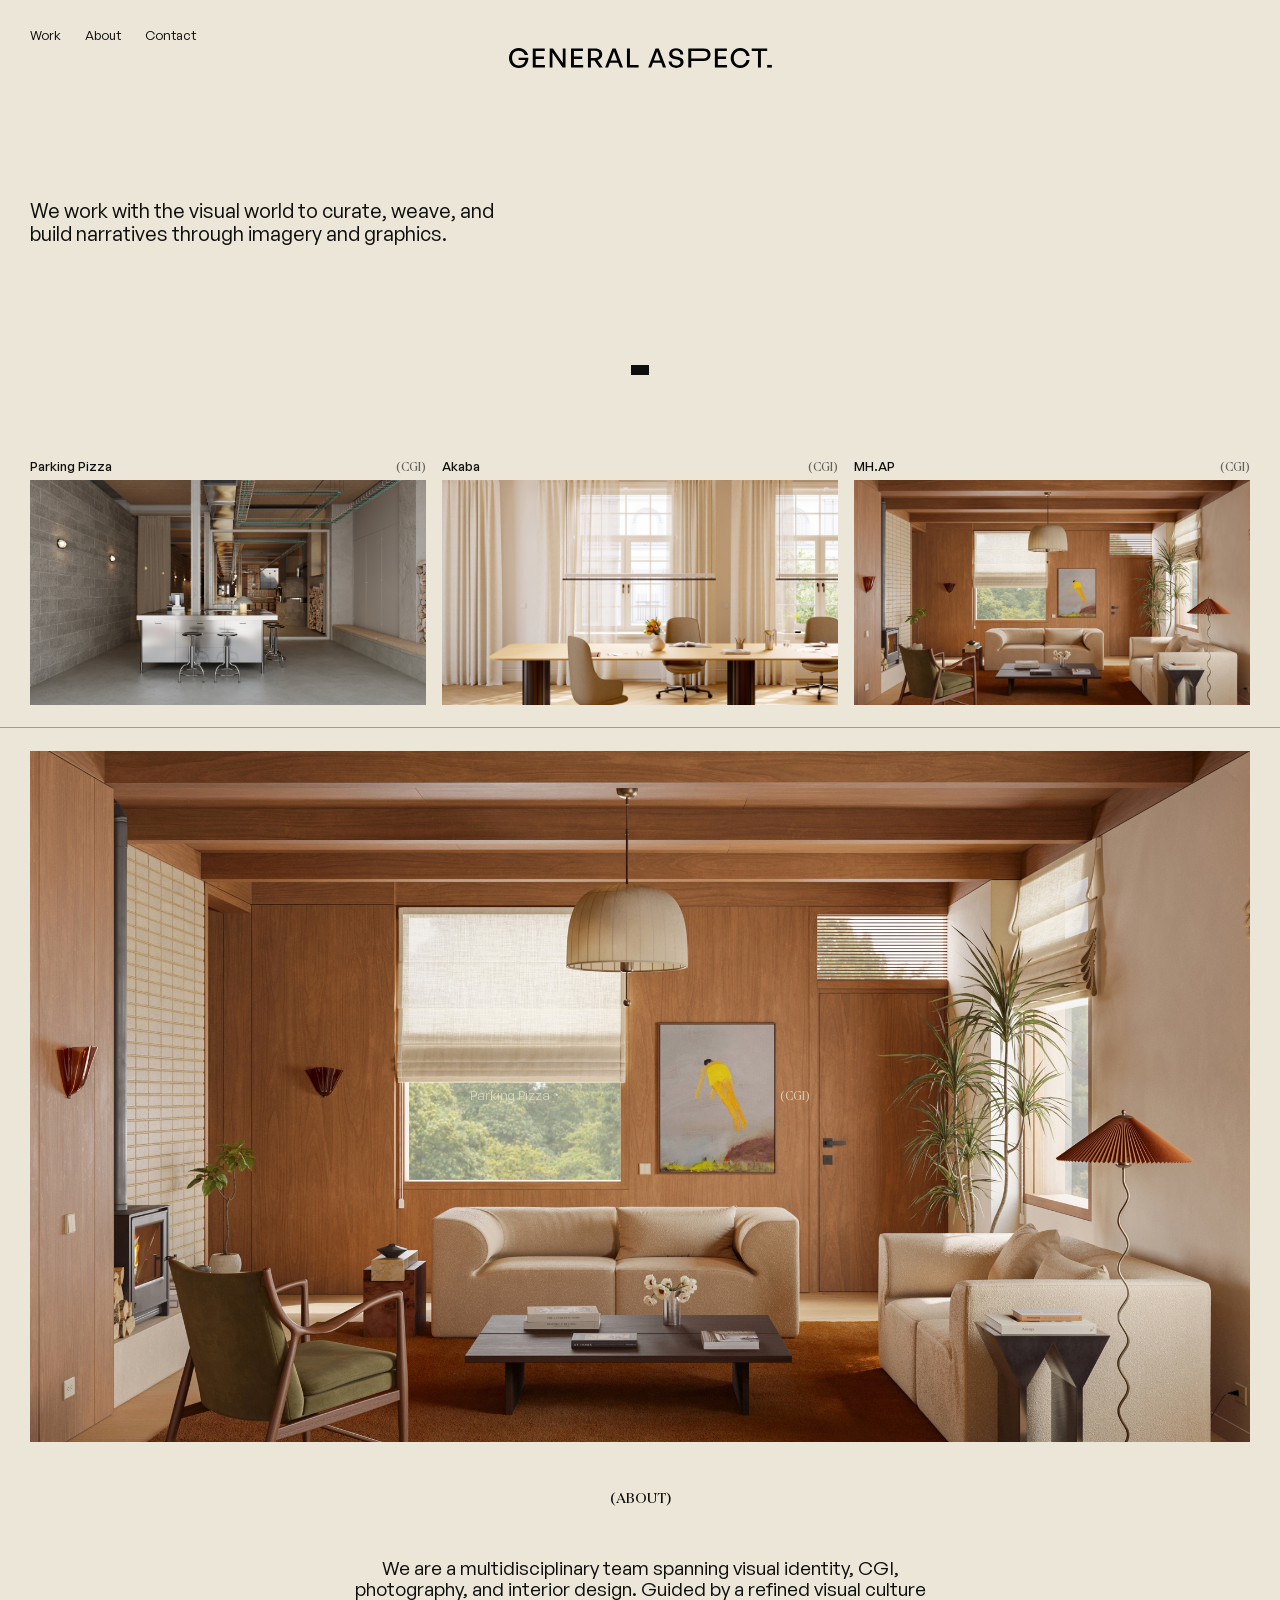
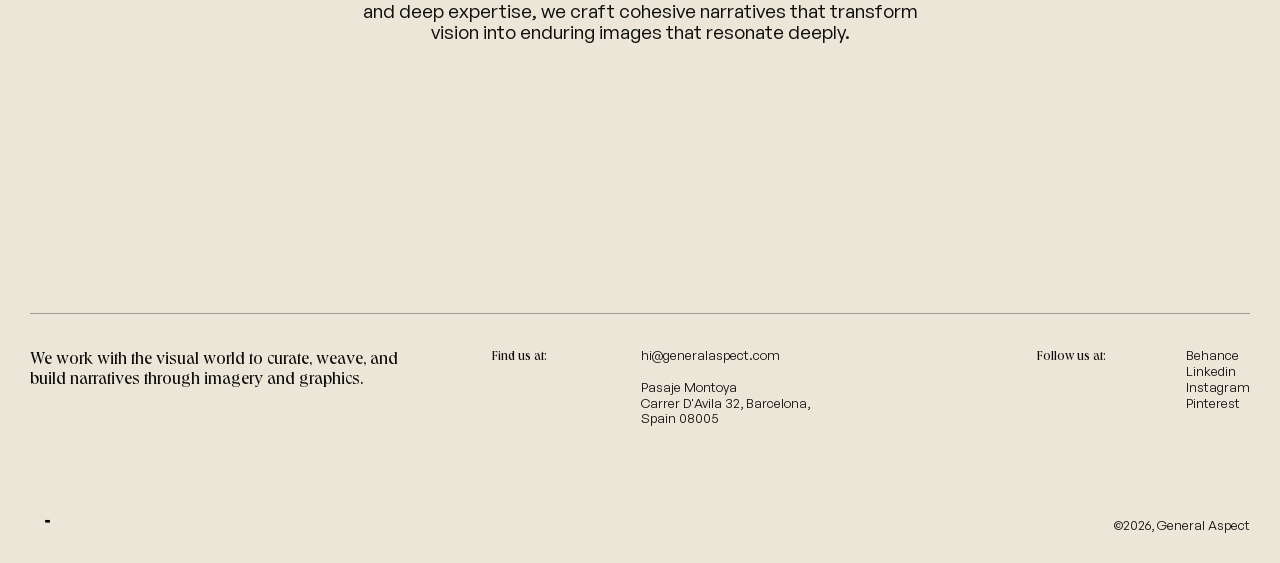
<file: index.html>
<!doctype html>
<html lang="en">
  <head>
    <meta charset="utf-8" />
    <meta name="viewport" content="width=device-width, initial-scale=1" />
    <title>General Aspect</title>
    <meta name="description" content="General Aspect visual identity, CGI, photography and art direction." />
    <link rel="stylesheet" href="assets/css/styles.css" />
  </head>
  <body>
    <div class="custom-cursor" aria-hidden="true"></div>
    <header class="site-header">
      <nav class="site-nav" aria-label="Primary navigation">
        <a href="work.html">Work</a>
        <a href="about.html">About</a>
        <a href="contact.html">Contact</a>
      </nav>
      <a class="logo" href="index.html" aria-label="General Aspect home">
        <img src="assets/images/logo.svg" alt="GENERAL ASPECT." />
      </a>
    </header>

    <main>
      <section class="home-intro" data-reveal>
        <h1>We work with the visual world to curate, weave, and build narratives through imagery and graphics.</h1>
        <span class="center-mark" aria-hidden="true"></span>
      </section>

      <section class="featured-row" aria-label="Featured work" data-reveal>
        <a class="project-tile" href="project-parking-pizza.html">
          <span class="tile-label"><b>Parking Pizza</b><em>(CGI)</em></span>
          <img src="assets/images/parking-hero.jpg" alt="Parking Pizza interior render." />
        </a>
        <a class="project-tile" href="project-akaba.html">
          <span class="tile-label"><b>Akaba</b><em>(CGI)</em></span>
          <img src="assets/images/office-round.jpg" alt="Akaba workspace render." />
        </a>
        <a class="project-tile" href="project-mhap.html">
          <span class="tile-label"><b>MH.AP</b><em>(CGI)</em></span>
          <img src="assets/images/hero-lounge.jpg" alt="MH.AP lounge render." />
        </a>
      </section>

      <section class="home-hero" data-reveal>
        <a class="image-link" href="project-parking-pizza.html">
          <img src="assets/images/parking-lounge.jpg" alt="Warm living room with timber wall and cream seating." />
          <span class="image-overlay"><b>Parking Pizza</b><em>(CGI)</em></span>
        </a>
      </section>

      <section class="about-teaser" data-reveal>
        <a href="about.html">(ABOUT)</a>
        <p>
          We are a multidisciplinary team spanning visual identity, CGI, photography, and interior design.
          Guided by a refined visual culture and deep expertise, we craft cohesive narratives that transform
          vision into enduring images that resonate deeply.
        </p>
      </section>
    </main>

    <footer class="site-footer">
      <div>
        <p>We work with the visual world to curate, weave, and build narratives through imagery and graphics.</p>
      </div>
      <div class="footer-contact">
        <span>Find us at:</span>
        <p>
          <a href="mailto:hi@generalaspect.com">hi@generalaspect.com</a><br /><br />
          Pasaje Montoya<br />
          Carrer D'Avila 32, Barcelona,<br />
          Spain 08005
        </p>
      </div>
      <div class="footer-social">
        <span>Follow us at:</span>
        <p>
          <a href="#">Behance</a><br />
          <a href="#">Linkedin</a><br />
          <a href="#">Instagram</a><br />
          <a href="#">Pinterest</a>
        </p>
      </div>
      <img class="footer-mark" src="assets/images/cursor.svg" alt="" aria-hidden="true" />
      <small>©2026, General Aspect</small>
    </footer>

    <script src="assets/js/main.js?v=4"></script>
  </body>
</html>
</file>
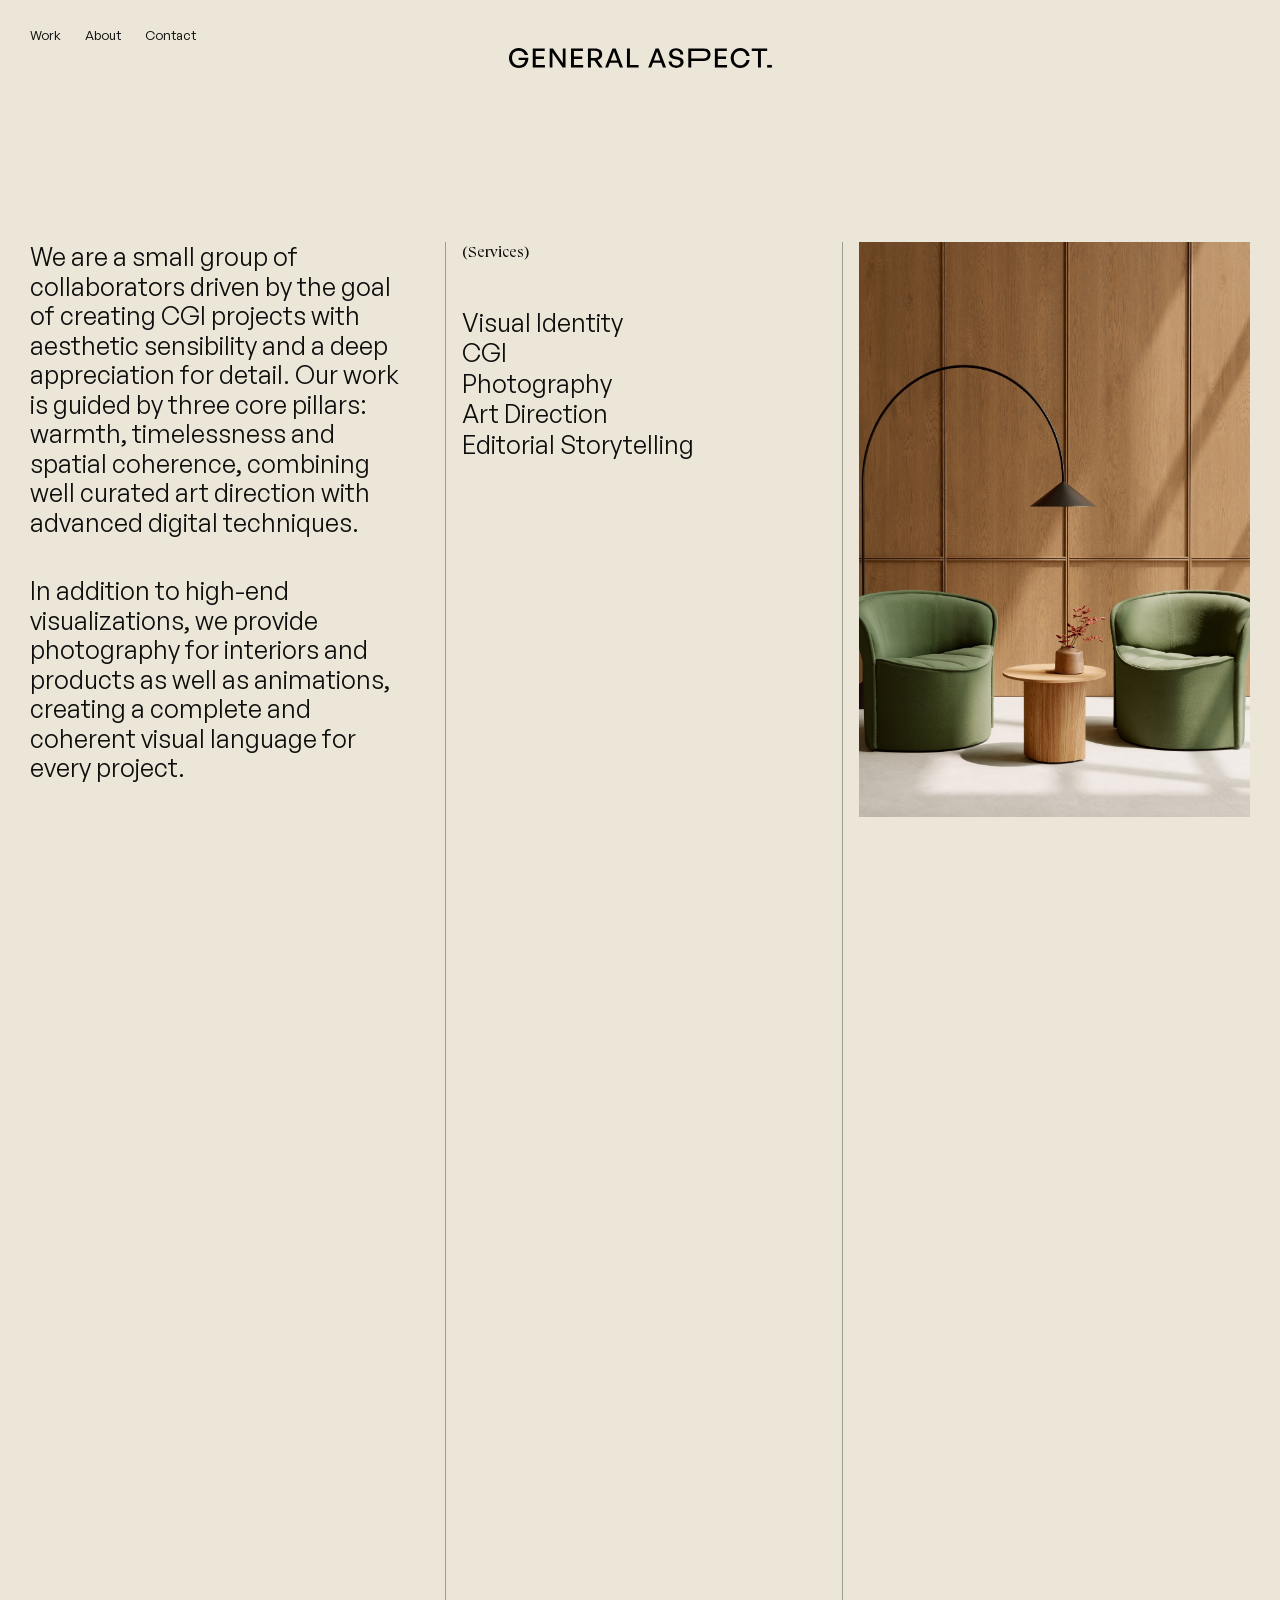
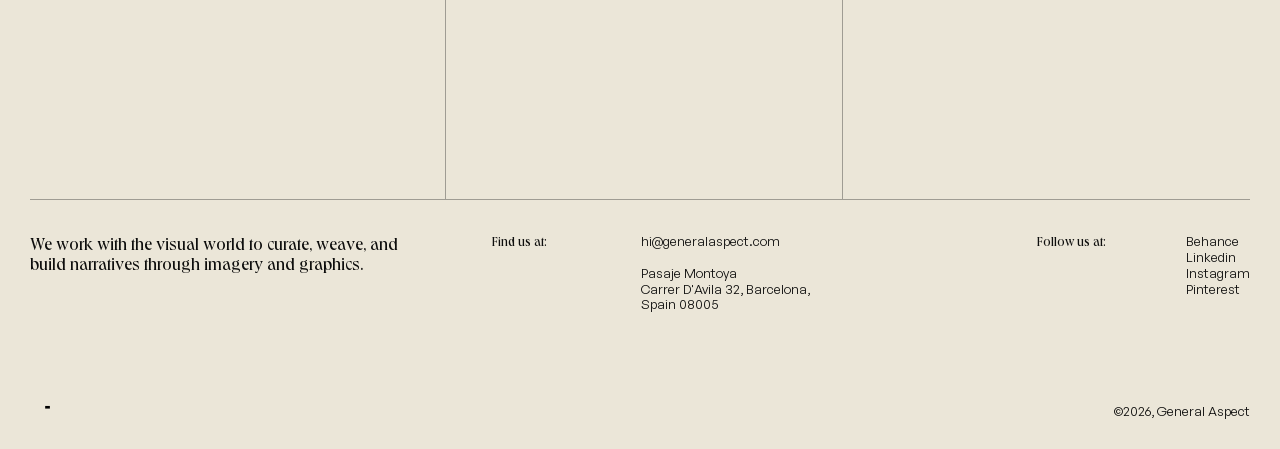
<file: about.html>
<!doctype html>
<html lang="en">
  <head>
    <meta charset="utf-8" />
    <meta name="viewport" content="width=device-width, initial-scale=1" />
    <title>About / General Aspect</title>
    <link rel="stylesheet" href="assets/css/styles.css" />
  </head>
  <body>
    <div class="custom-cursor" aria-hidden="true"></div>
    <header class="site-header">
      <nav class="site-nav" aria-label="Primary navigation">
        <a href="work.html">Work</a>
        <a href="about.html">About</a>
        <a href="contact.html">Contact</a>
      </nav>
      <a class="logo" href="index.html" aria-label="General Aspect home">
        <img src="assets/images/logo.svg" alt="GENERAL ASPECT." />
      </a>
    </header>

    <main>
      <section class="about-page" data-reveal>
        <div class="about-copy">
          <p>
            We are a small group of collaborators driven by the goal of creating CGI projects with aesthetic
            sensibility and a deep appreciation for detail. Our work is guided by three core pillars: warmth,
            timelessness and spatial coherence, combining well curated art direction with advanced digital
            techniques.
          </p>
          <p>
            In addition to high-end visualizations, we provide photography for interiors and products as well as
            animations, creating a complete and coherent visual language for every project.
          </p>
        </div>
        <div class="services">
          <span>(Services)</span>
          <p>Visual Identity<br />CGI<br />Photography<br />Art Direction<br />Editorial Storytelling</p>
        </div>
        <img src="assets/images/portrait-corner.jpg" alt="Akaba interior seen through a doorway." />
      </section>
    </main>

    <footer class="site-footer">
      <div><p>We work with the visual world to curate, weave, and build narratives through imagery and graphics.</p></div>
      <div class="footer-contact"><span>Find us at:</span><p><a href="mailto:hi@generalaspect.com">hi@generalaspect.com</a><br /><br />Pasaje Montoya<br />Carrer D'Avila 32, Barcelona,<br />Spain 08005</p></div>
      <div class="footer-social"><span>Follow us at:</span><p><a href="#">Behance</a><br /><a href="#">Linkedin</a><br /><a href="#">Instagram</a><br /><a href="#">Pinterest</a></p></div>
      <img class="footer-mark" src="assets/images/cursor.svg" alt="" aria-hidden="true" />
      <small>©2026, General Aspect</small>
    </footer>

    <script src="assets/js/main.js?v=4"></script>
  </body>
</html>
</file>
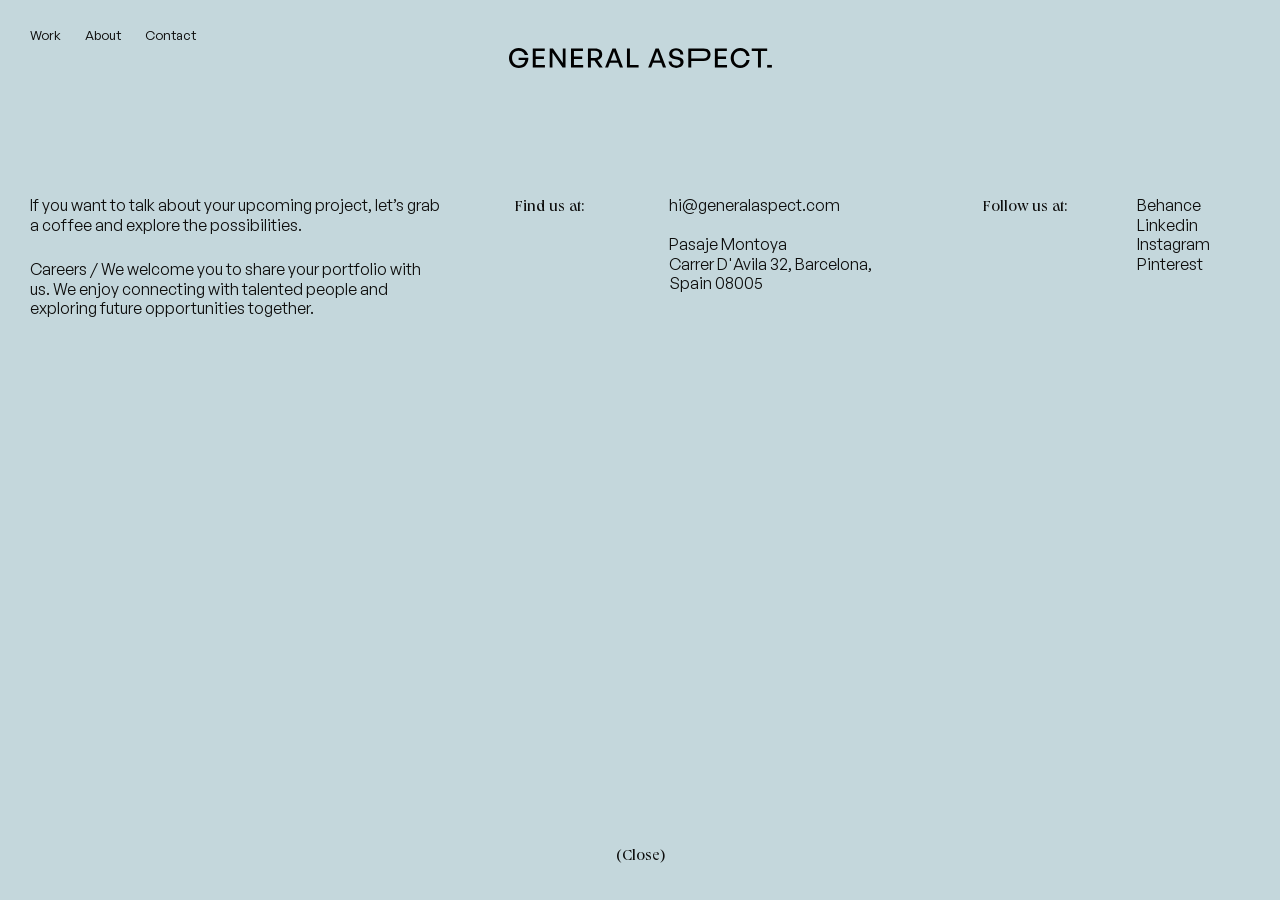
<file: contact.html>
<!doctype html>
<html lang="en">
  <head>
    <meta charset="utf-8" />
    <meta name="viewport" content="width=device-width, initial-scale=1" />
    <title>Contact / General Aspect</title>
    <link rel="stylesheet" href="assets/css/styles.css" />
  </head>
  <body class="contact-body">
    <div class="custom-cursor" aria-hidden="true"></div>
    <header class="site-header contact-header">
      <nav class="site-nav" aria-label="Primary navigation">
        <a href="work.html">Work</a>
        <a href="about.html">About</a>
        <a href="contact.html">Contact</a>
      </nav>
      <a class="logo" href="index.html" aria-label="General Aspect home">
        <img src="assets/images/logo.svg" alt="GENERAL ASPECT." />
      </a>
    </header>

    <main>
      <section class="contact-page" data-reveal>
        <div>
          <p>If you want to talk about your upcoming project, let’s grab a coffee and explore the possibilities.</p>
          <p>
            Careers / We welcome you to share your portfolio with us. We enjoy connecting with talented people and
            exploring future opportunities together.
          </p>
        </div>
        <div>
          <span>Find us at:</span>
          <p><a href="mailto:hi@generalaspect.com">hi@generalaspect.com</a><br /><br />Pasaje Montoya<br />Carrer D'Avila 32, Barcelona,<br />Spain 08005</p>
        </div>
        <div>
          <span>Follow us at:</span>
          <p><a href="#">Behance</a><br /><a href="#">Linkedin</a><br /><a href="#">Instagram</a><br /><a href="#">Pinterest</a></p>
        </div>
      </section>
      <a class="close-link" href="index.html">(Close)</a>
    </main>

    <script src="assets/js/main.js?v=4"></script>
  </body>
</html>
</file>
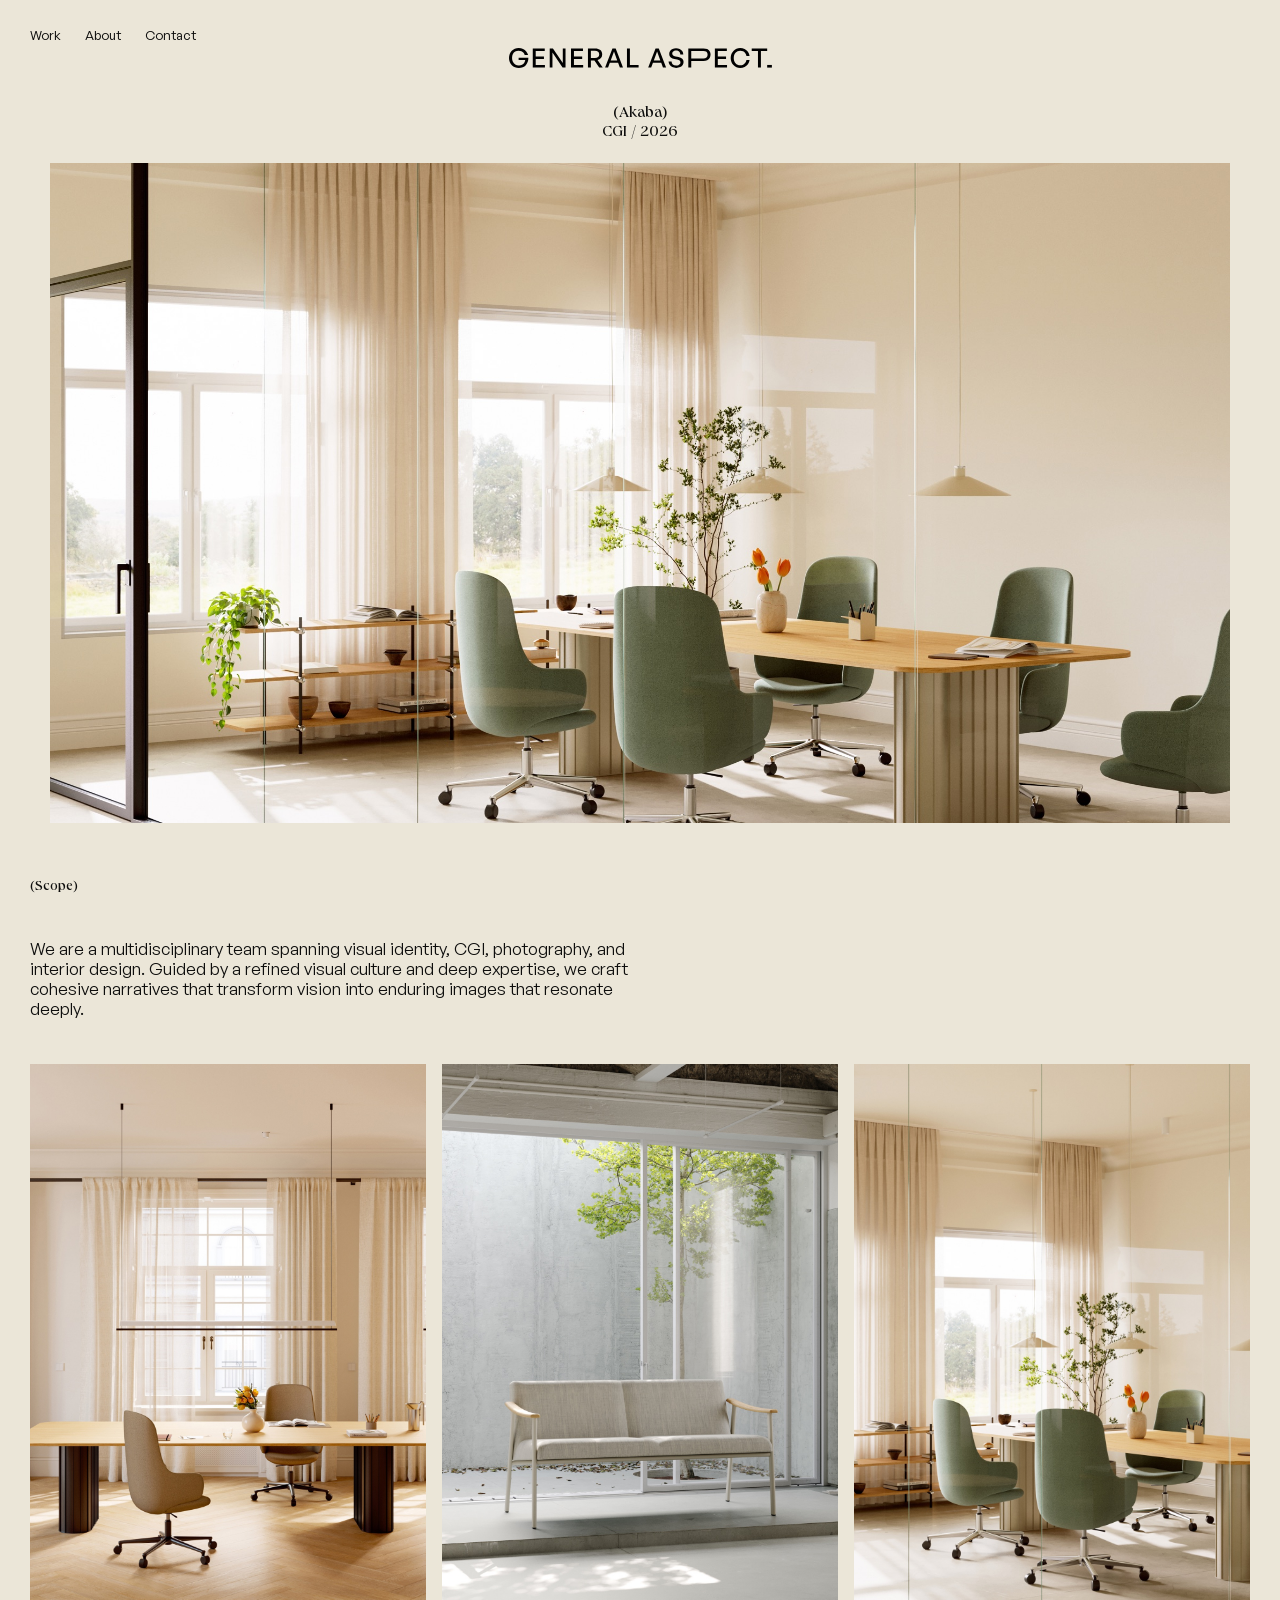
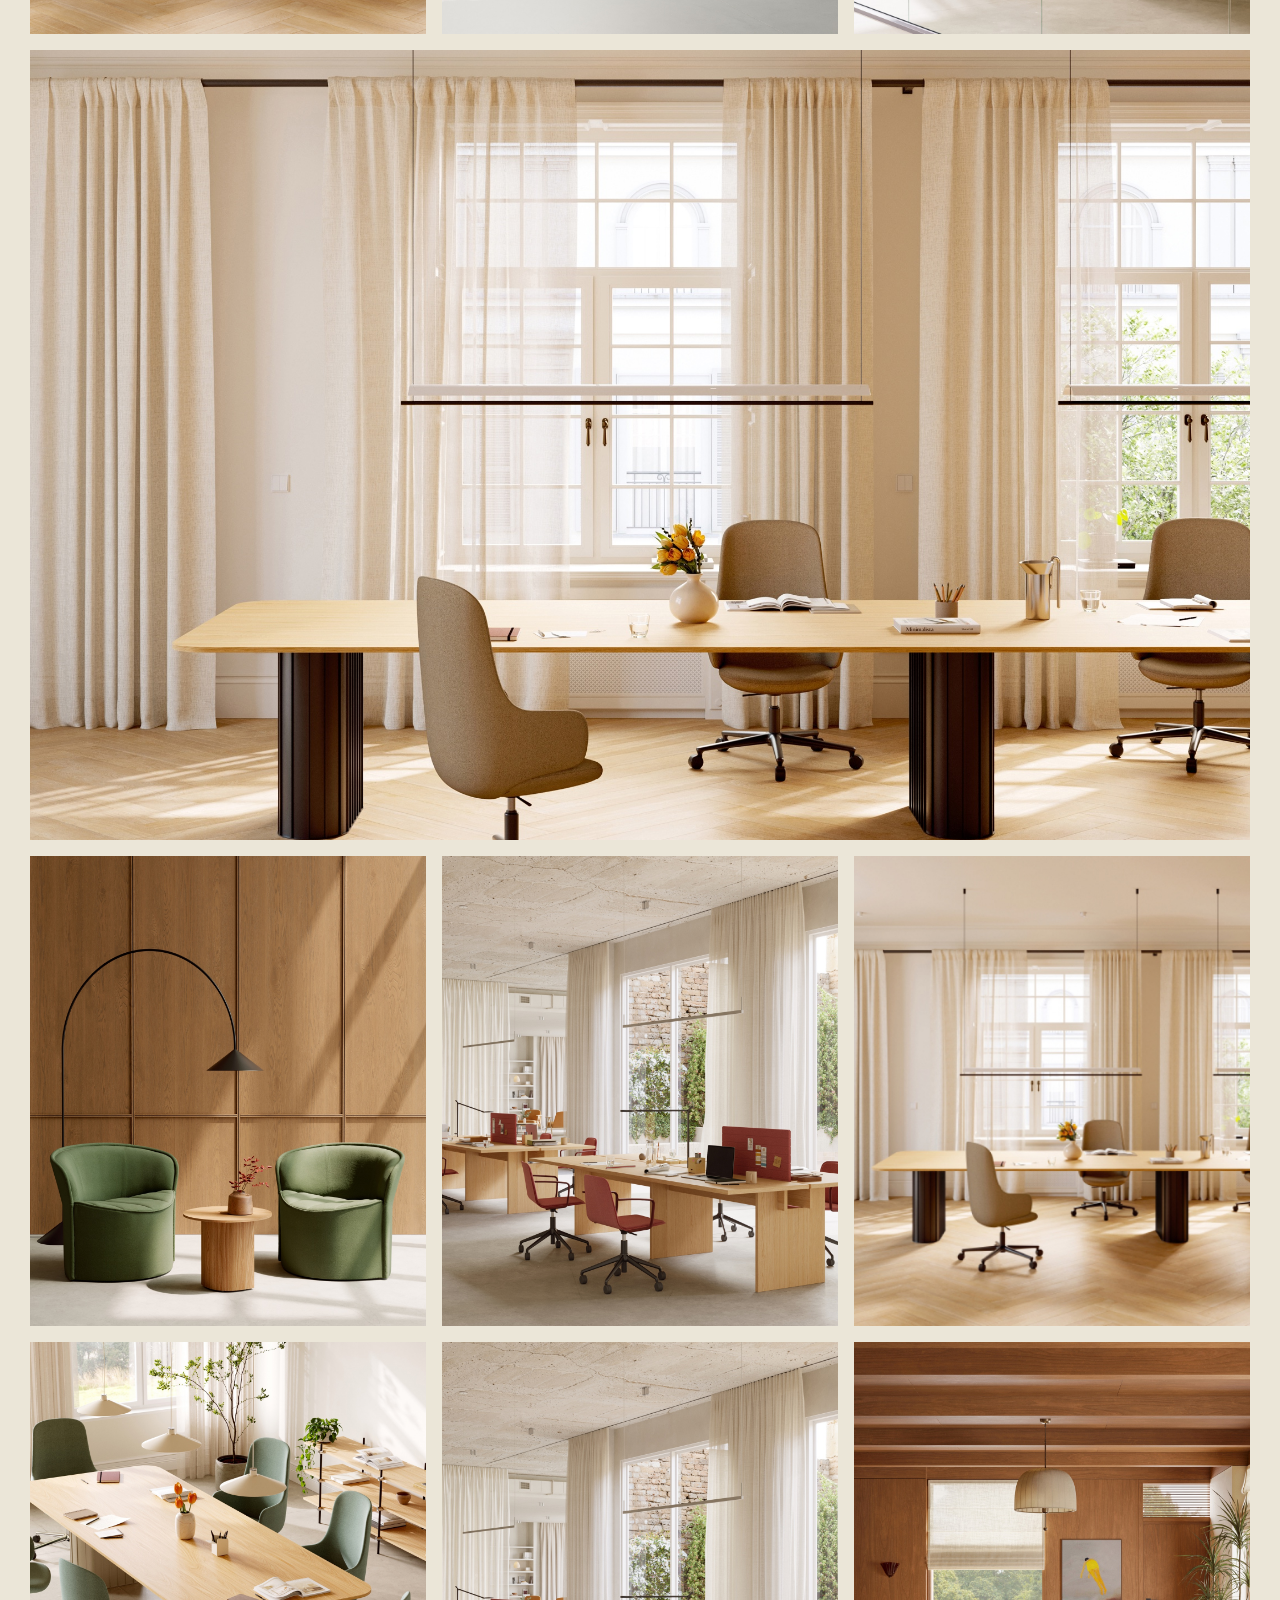
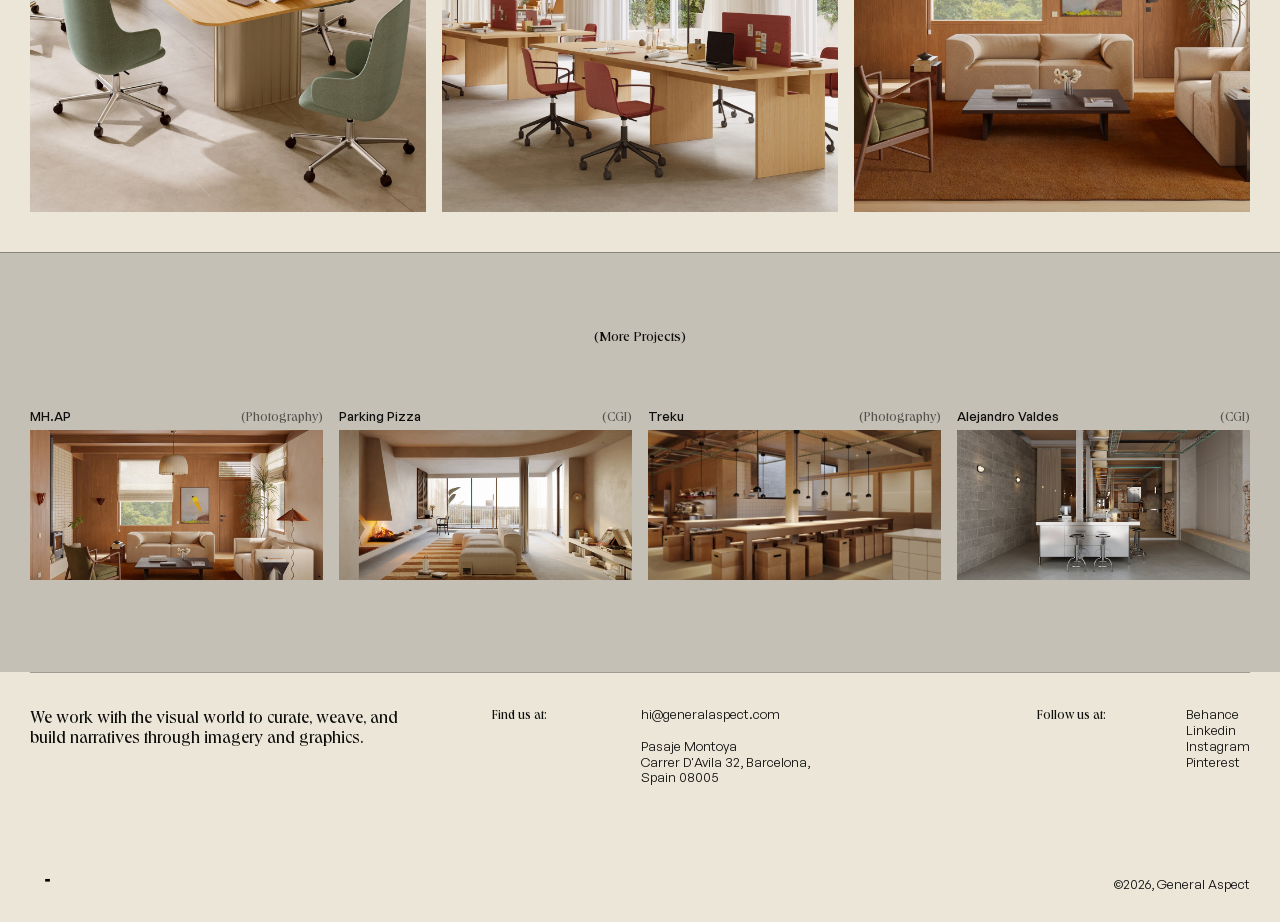
<file: project-akaba.html>
<!doctype html>
<html lang="en">
  <head>
    <meta charset="utf-8" />
    <meta name="viewport" content="width=device-width, initial-scale=1" />
    <title>Akaba / General Aspect</title>
    <link rel="stylesheet" href="assets/css/styles.css" />
  </head>
  <body>
    <div class="custom-cursor" aria-hidden="true"></div>
    <header class="site-header">
      <nav class="site-nav" aria-label="Primary navigation">
        <a href="work.html">Work</a>
        <a href="about.html">About</a>
        <a href="contact.html">Contact</a>
      </nav>
      <a class="logo" href="index.html" aria-label="General Aspect home">
        <img src="assets/images/logo.svg" alt="GENERAL ASPECT." />
      </a>
    </header>

    <main>
      <section class="project-head" data-reveal>
        <h1>(Akaba)<br />CGI / 2026</h1>
        <img src="assets/images/workspace-long.jpg" alt="Akaba workspace with green chairs." />
      </section>

      <section class="scope" data-reveal>
        <span>(Scope)</span>
        <p>
          We are a multidisciplinary team spanning visual identity, CGI, photography, and interior design. Guided by a
          refined visual culture and deep expertise, we craft cohesive narratives that transform vision into enduring
          images that resonate deeply.
        </p>
      </section>

      <section class="project-gallery akaba-gallery" data-reveal>
        <img src="assets/images/office-round.jpg" alt="Desk by window." />
        <img src="assets/images/soft-room.jpg" alt="Green lounge chairs." />
        <img src="assets/images/workspace-long.jpg" alt="Workspace detail." />
        <img class="wide" src="assets/images/akaba-main.jpg" alt="Large Akaba workspace." />
        <img src="assets/images/portrait-corner.jpg" alt="Interior doorway." />
        <img src="assets/images/treku-office.jpg" alt="Meeting room." />
        <img src="assets/images/square-detail.jpg" alt="Green chair and side table." />
        <img src="assets/images/meeting-green.jpg" alt="Desk detail." />
        <img src="assets/images/studio-wide.jpg" alt="Chair and small table." />
        <img src="assets/images/hero-lounge.jpg" alt="Shelf detail." />
      </section>

      <section class="more-projects" data-reveal>
        <p><a href="work.html">(More Projects)</a></p>
        <div class="more-grid">
          <a href="project-mhap.html"><span class="tile-label"><b>MH.AP</b><em>(Photography)</em></span><img src="assets/images/hero-lounge.jpg" alt="MH.AP project." /></a>
          <a href="project-parking-pizza.html"><span class="tile-label"><b>Parking Pizza</b><em>(CGI)</em></span><img src="assets/images/parking-wide.jpg" alt="Parking Pizza project." /></a>
          <a href="project-treku.html"><span class="tile-label"><b>Treku</b><em>(Photography)</em></span><img src="assets/images/warm-bar.jpg" alt="Treku project." /></a>
          <a href="project-alejandro-valdes.html"><span class="tile-label"><b>Alejandro Valdes</b><em>(CGI)</em></span><img src="assets/images/concrete-studio.jpg" alt="Alejandro Valdes project." /></a>
        </div>
      </section>
    </main>

    <footer class="site-footer">
      <div><p>We work with the visual world to curate, weave, and build narratives through imagery and graphics.</p></div>
      <div class="footer-contact"><span>Find us at:</span><p><a href="mailto:hi@generalaspect.com">hi@generalaspect.com</a><br /><br />Pasaje Montoya<br />Carrer D'Avila 32, Barcelona,<br />Spain 08005</p></div>
      <div class="footer-social"><span>Follow us at:</span><p><a href="#">Behance</a><br /><a href="#">Linkedin</a><br /><a href="#">Instagram</a><br /><a href="#">Pinterest</a></p></div>
      <img class="footer-mark" src="assets/images/cursor.svg" alt="" aria-hidden="true" />
      <small>©2026, General Aspect</small>
    </footer>

    <script src="assets/js/main.js?v=4"></script>
  </body>
</html>
</file>
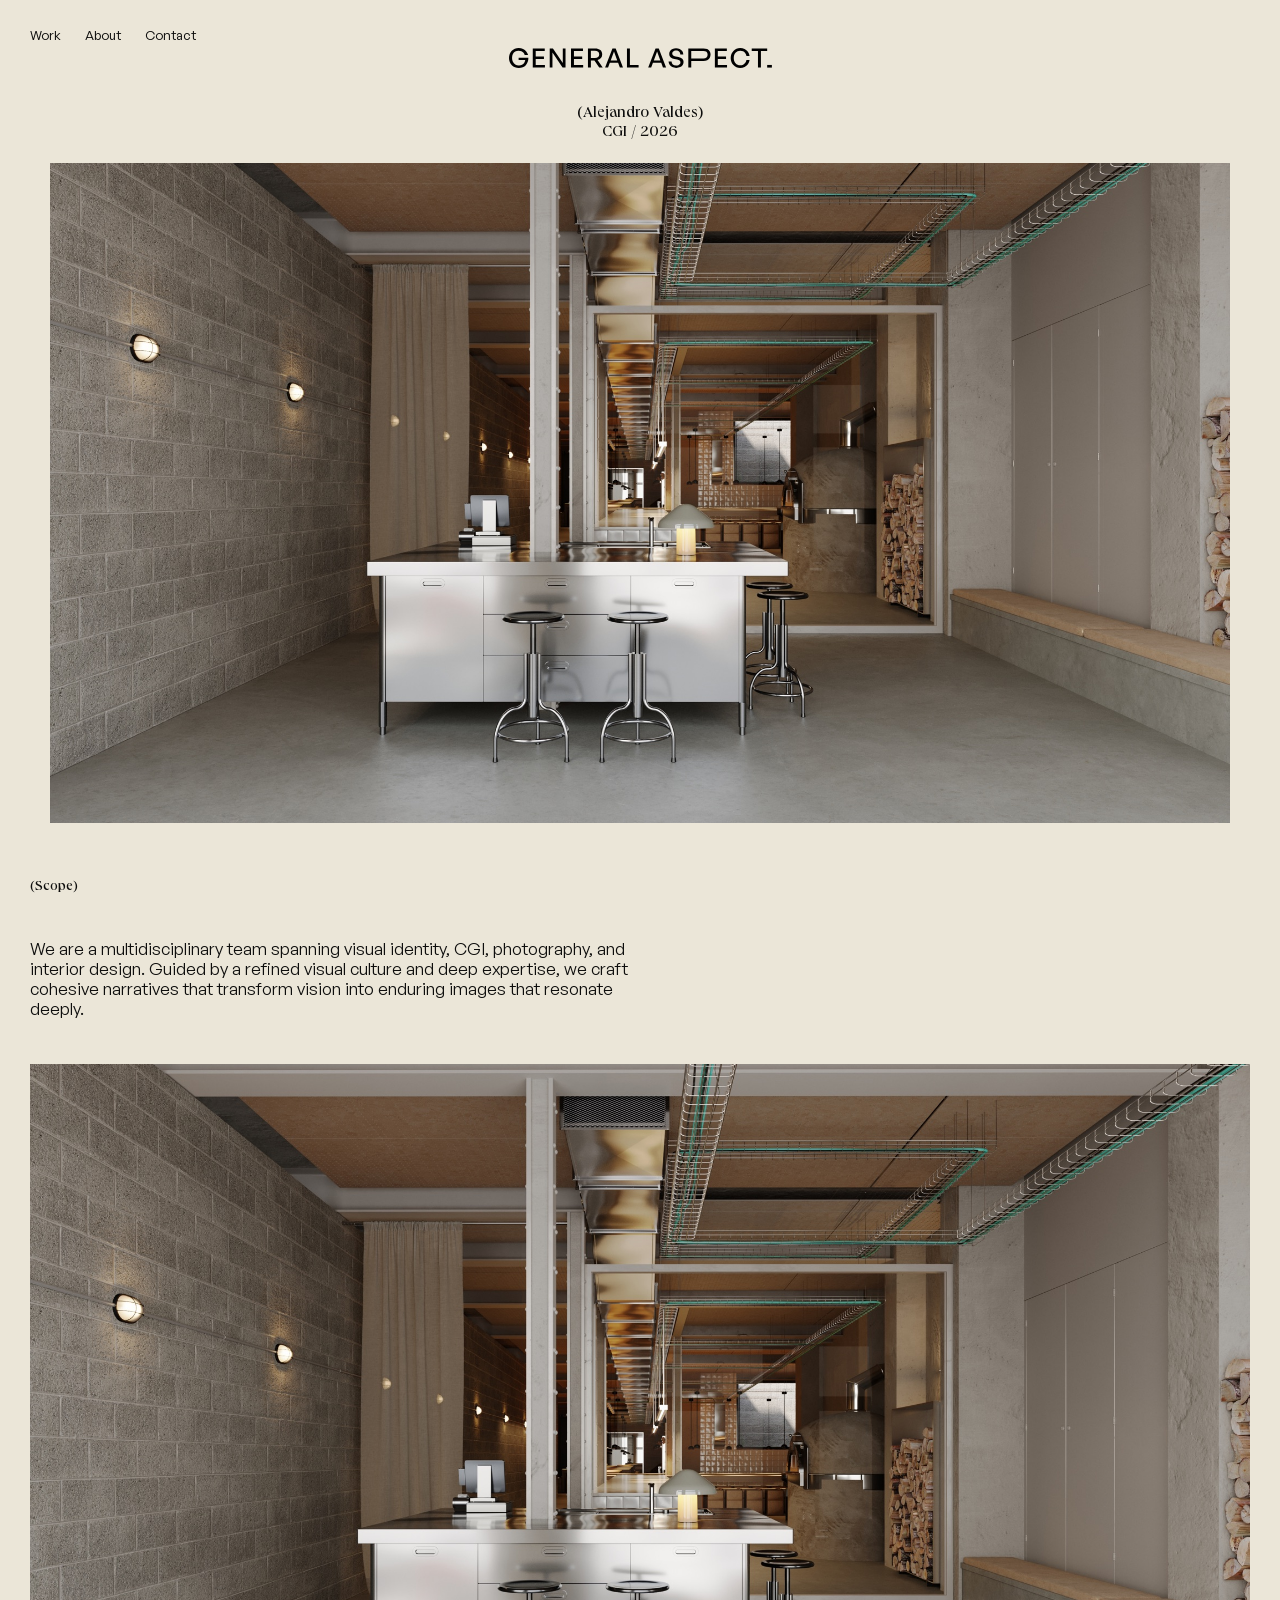
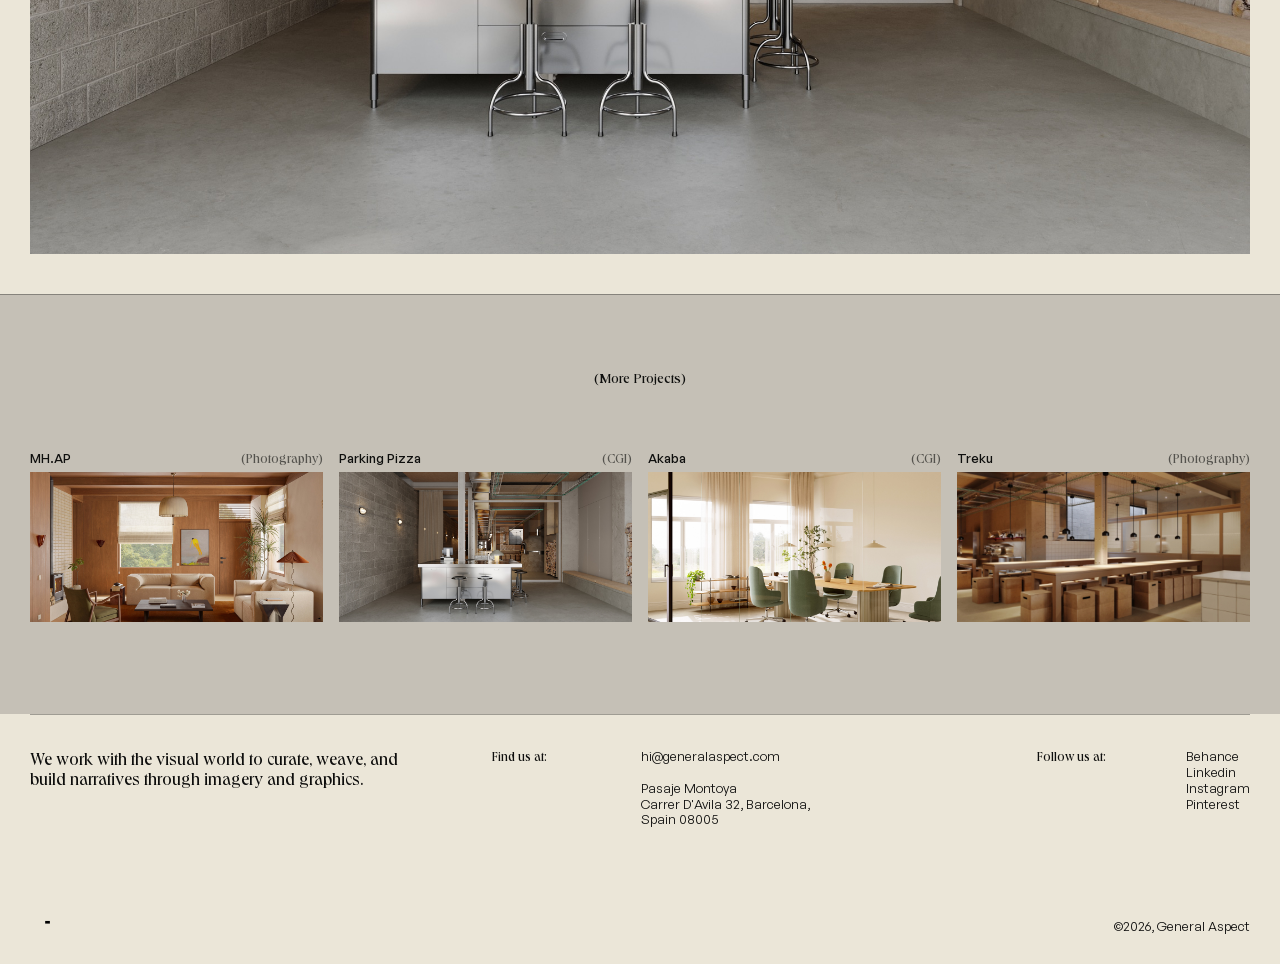
<file: project-alejandro-valdes.html>
<!doctype html>
<html lang="en">
  <head>
    <meta charset="utf-8" />
    <meta name="viewport" content="width=device-width, initial-scale=1" />
    <title>Alejandro Valdes / General Aspect</title>
    <link rel="stylesheet" href="assets/css/styles.css" />
  </head>
  <body>
    <div class="custom-cursor" aria-hidden="true"></div>
    <header class="site-header">
      <nav class="site-nav" aria-label="Primary navigation">
        <a href="work.html">Work</a>
        <a href="about.html">About</a>
        <a href="contact.html">Contact</a>
      </nav>
      <a class="logo" href="index.html" aria-label="General Aspect home">
        <img src="assets/images/logo.svg" alt="GENERAL ASPECT." />
      </a>
    </header>

    <main>
      <section class="project-head" data-reveal>
        <h1>(Alejandro Valdes)<br />CGI / 2026</h1>
        <img src="assets/images/concrete-studio.jpg" alt="Alejandro Valdes seating render." />
      </section>

      <section class="scope" data-reveal>
        <span>(Scope)</span>
        <p>
          We are a multidisciplinary team spanning visual identity, CGI, photography, and interior design. Guided by a
          refined visual culture and deep expertise, we craft cohesive narratives that transform vision into enduring
          images that resonate deeply.
        </p>
      </section>

      <section class="project-gallery parking-gallery" data-reveal>
        <img class="wide" src="assets/images/concrete-studio.jpg" alt="Alejandro Valdes studio detail." />
      </section>

      <section class="more-projects" data-reveal>
        <p><a href="work.html">(More Projects)</a></p>
        <div class="more-grid">
          <a href="project-mhap.html"><span class="tile-label"><b>MH.AP</b><em>(Photography)</em></span><img src="assets/images/hero-lounge.jpg" alt="MH.AP project." /></a>
          <a href="project-parking-pizza.html"><span class="tile-label"><b>Parking Pizza</b><em>(CGI)</em></span><img src="assets/images/parking-hero.jpg" alt="Parking Pizza project." /></a>
          <a href="project-akaba.html"><span class="tile-label"><b>Akaba</b><em>(CGI)</em></span><img src="assets/images/workspace-long.jpg" alt="Akaba project." /></a>
          <a href="project-treku.html"><span class="tile-label"><b>Treku</b><em>(Photography)</em></span><img src="assets/images/warm-bar.jpg" alt="Treku project." /></a>
        </div>
      </section>
    </main>

    <footer class="site-footer">
      <div><p>We work with the visual world to curate, weave, and build narratives through imagery and graphics.</p></div>
      <div class="footer-contact"><span>Find us at:</span><p><a href="mailto:hi@generalaspect.com">hi@generalaspect.com</a><br /><br />Pasaje Montoya<br />Carrer D'Avila 32, Barcelona,<br />Spain 08005</p></div>
      <div class="footer-social"><span>Follow us at:</span><p><a href="#">Behance</a><br /><a href="#">Linkedin</a><br /><a href="#">Instagram</a><br /><a href="#">Pinterest</a></p></div>
      <img class="footer-mark" src="assets/images/cursor.svg" alt="" aria-hidden="true" />
      <small>©2026, General Aspect</small>
    </footer>

    <script src="assets/js/main.js?v=4"></script>
  </body>
</html>
</file>
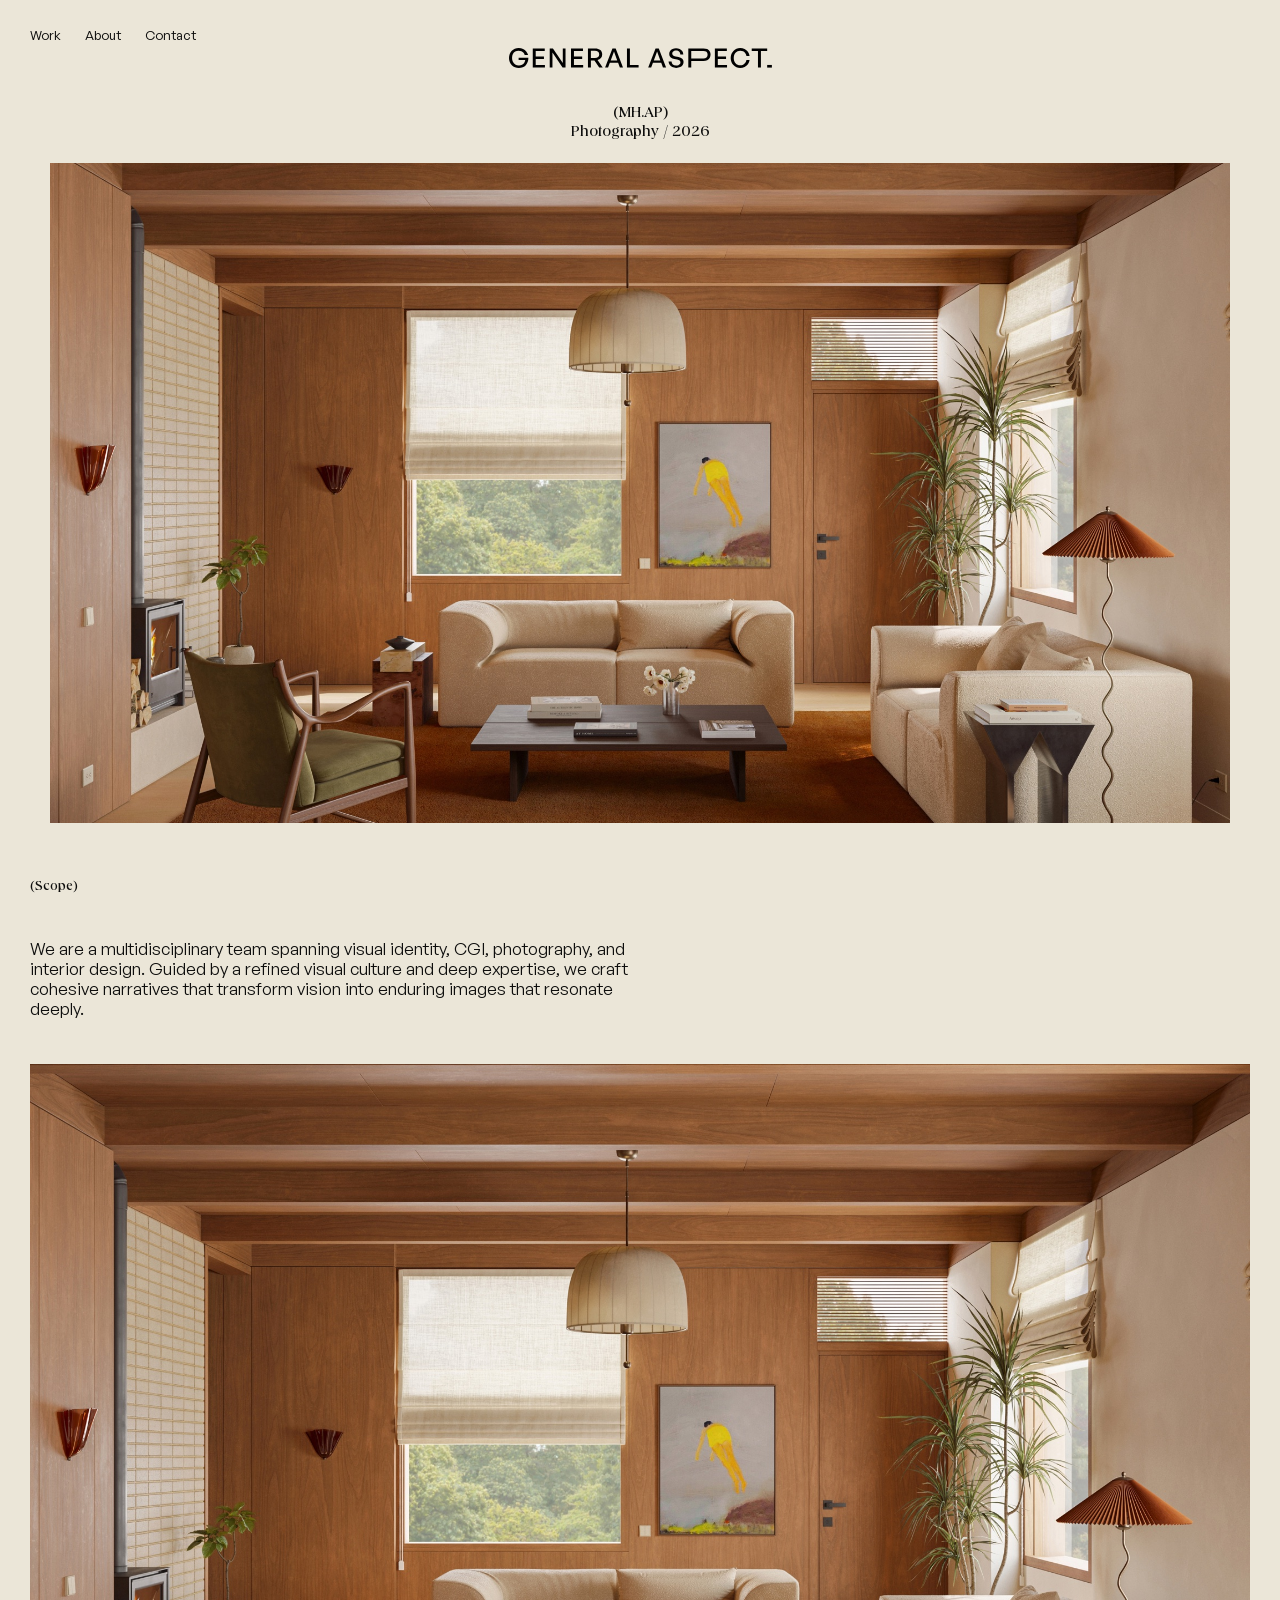
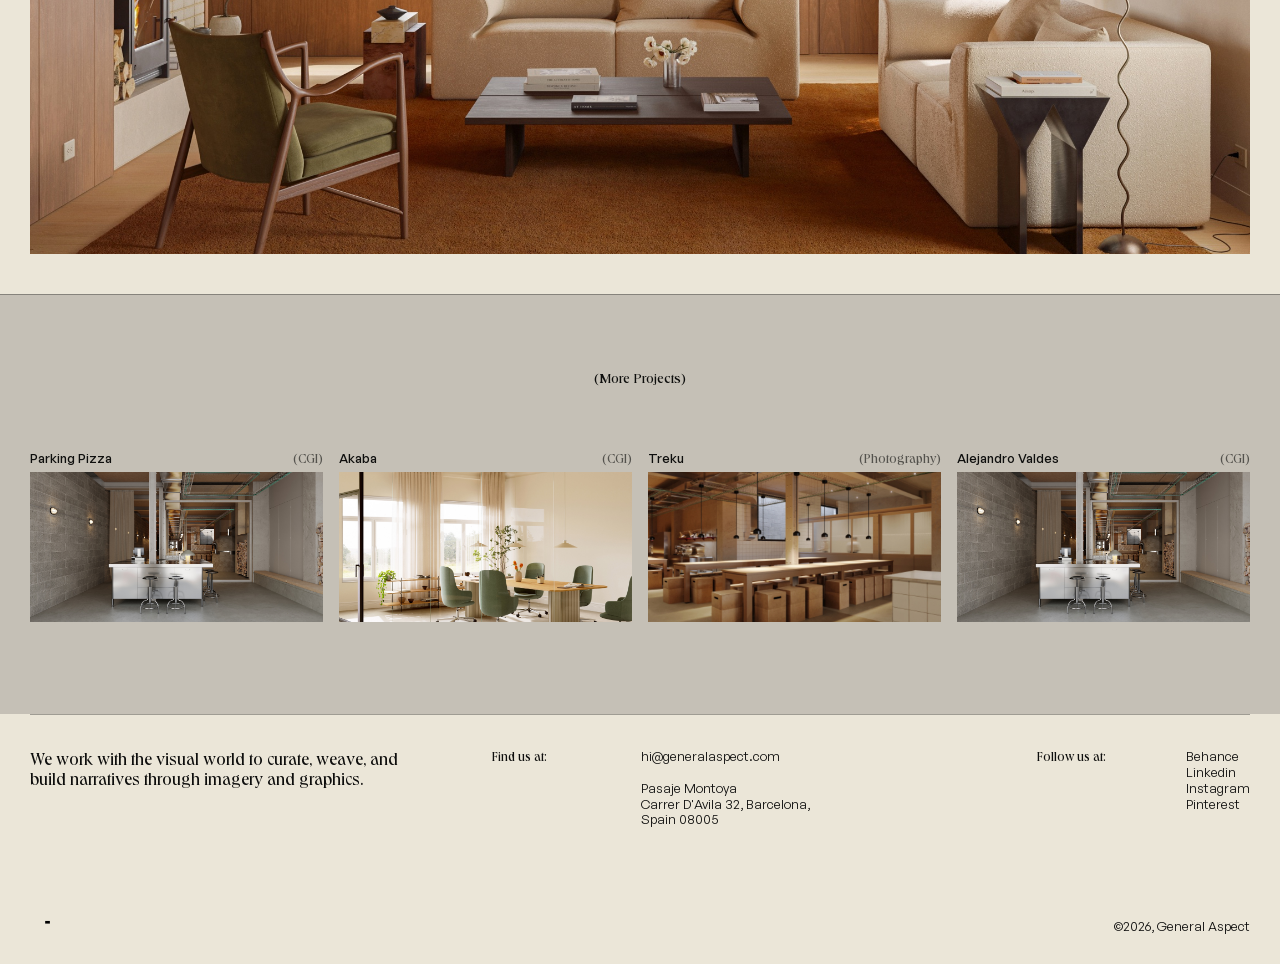
<file: project-mhap.html>
<!doctype html>
<html lang="en">
  <head>
    <meta charset="utf-8" />
    <meta name="viewport" content="width=device-width, initial-scale=1" />
    <title>MH.AP / General Aspect</title>
    <link rel="stylesheet" href="assets/css/styles.css" />
  </head>
  <body>
    <div class="custom-cursor" aria-hidden="true"></div>
    <header class="site-header">
      <nav class="site-nav" aria-label="Primary navigation">
        <a href="work.html">Work</a>
        <a href="about.html">About</a>
        <a href="contact.html">Contact</a>
      </nav>
      <a class="logo" href="index.html" aria-label="General Aspect home">
        <img src="assets/images/logo.svg" alt="GENERAL ASPECT." />
      </a>
    </header>

    <main>
      <section class="project-head" data-reveal>
        <h1>(MH.AP)<br />Photography / 2026</h1>
        <img src="assets/images/hero-lounge.jpg" alt="MH.AP warm lounge interior." />
      </section>

      <section class="scope" data-reveal>
        <span>(Scope)</span>
        <p>
          We are a multidisciplinary team spanning visual identity, CGI, photography, and interior design. Guided by a
          refined visual culture and deep expertise, we craft cohesive narratives that transform vision into enduring
          images that resonate deeply.
        </p>
      </section>

      <section class="project-gallery parking-gallery" data-reveal>
        <img class="wide" src="assets/images/parking-lounge.jpg" alt="MH.AP lounge view." />
      </section>

      <section class="more-projects" data-reveal>
        <p><a href="work.html">(More Projects)</a></p>
        <div class="more-grid">
          <a href="project-parking-pizza.html"><span class="tile-label"><b>Parking Pizza</b><em>(CGI)</em></span><img src="assets/images/parking-hero.jpg" alt="Parking Pizza project." /></a>
          <a href="project-akaba.html"><span class="tile-label"><b>Akaba</b><em>(CGI)</em></span><img src="assets/images/workspace-long.jpg" alt="Akaba project." /></a>
          <a href="project-treku.html"><span class="tile-label"><b>Treku</b><em>(Photography)</em></span><img src="assets/images/warm-bar.jpg" alt="Treku project." /></a>
          <a href="project-alejandro-valdes.html"><span class="tile-label"><b>Alejandro Valdes</b><em>(CGI)</em></span><img src="assets/images/concrete-studio.jpg" alt="Alejandro Valdes project." /></a>
        </div>
      </section>
    </main>

    <footer class="site-footer">
      <div><p>We work with the visual world to curate, weave, and build narratives through imagery and graphics.</p></div>
      <div class="footer-contact"><span>Find us at:</span><p><a href="mailto:hi@generalaspect.com">hi@generalaspect.com</a><br /><br />Pasaje Montoya<br />Carrer D'Avila 32, Barcelona,<br />Spain 08005</p></div>
      <div class="footer-social"><span>Follow us at:</span><p><a href="#">Behance</a><br /><a href="#">Linkedin</a><br /><a href="#">Instagram</a><br /><a href="#">Pinterest</a></p></div>
      <img class="footer-mark" src="assets/images/cursor.svg" alt="" aria-hidden="true" />
      <small>©2026, General Aspect</small>
    </footer>

    <script src="assets/js/main.js?v=4"></script>
  </body>
</html>
</file>
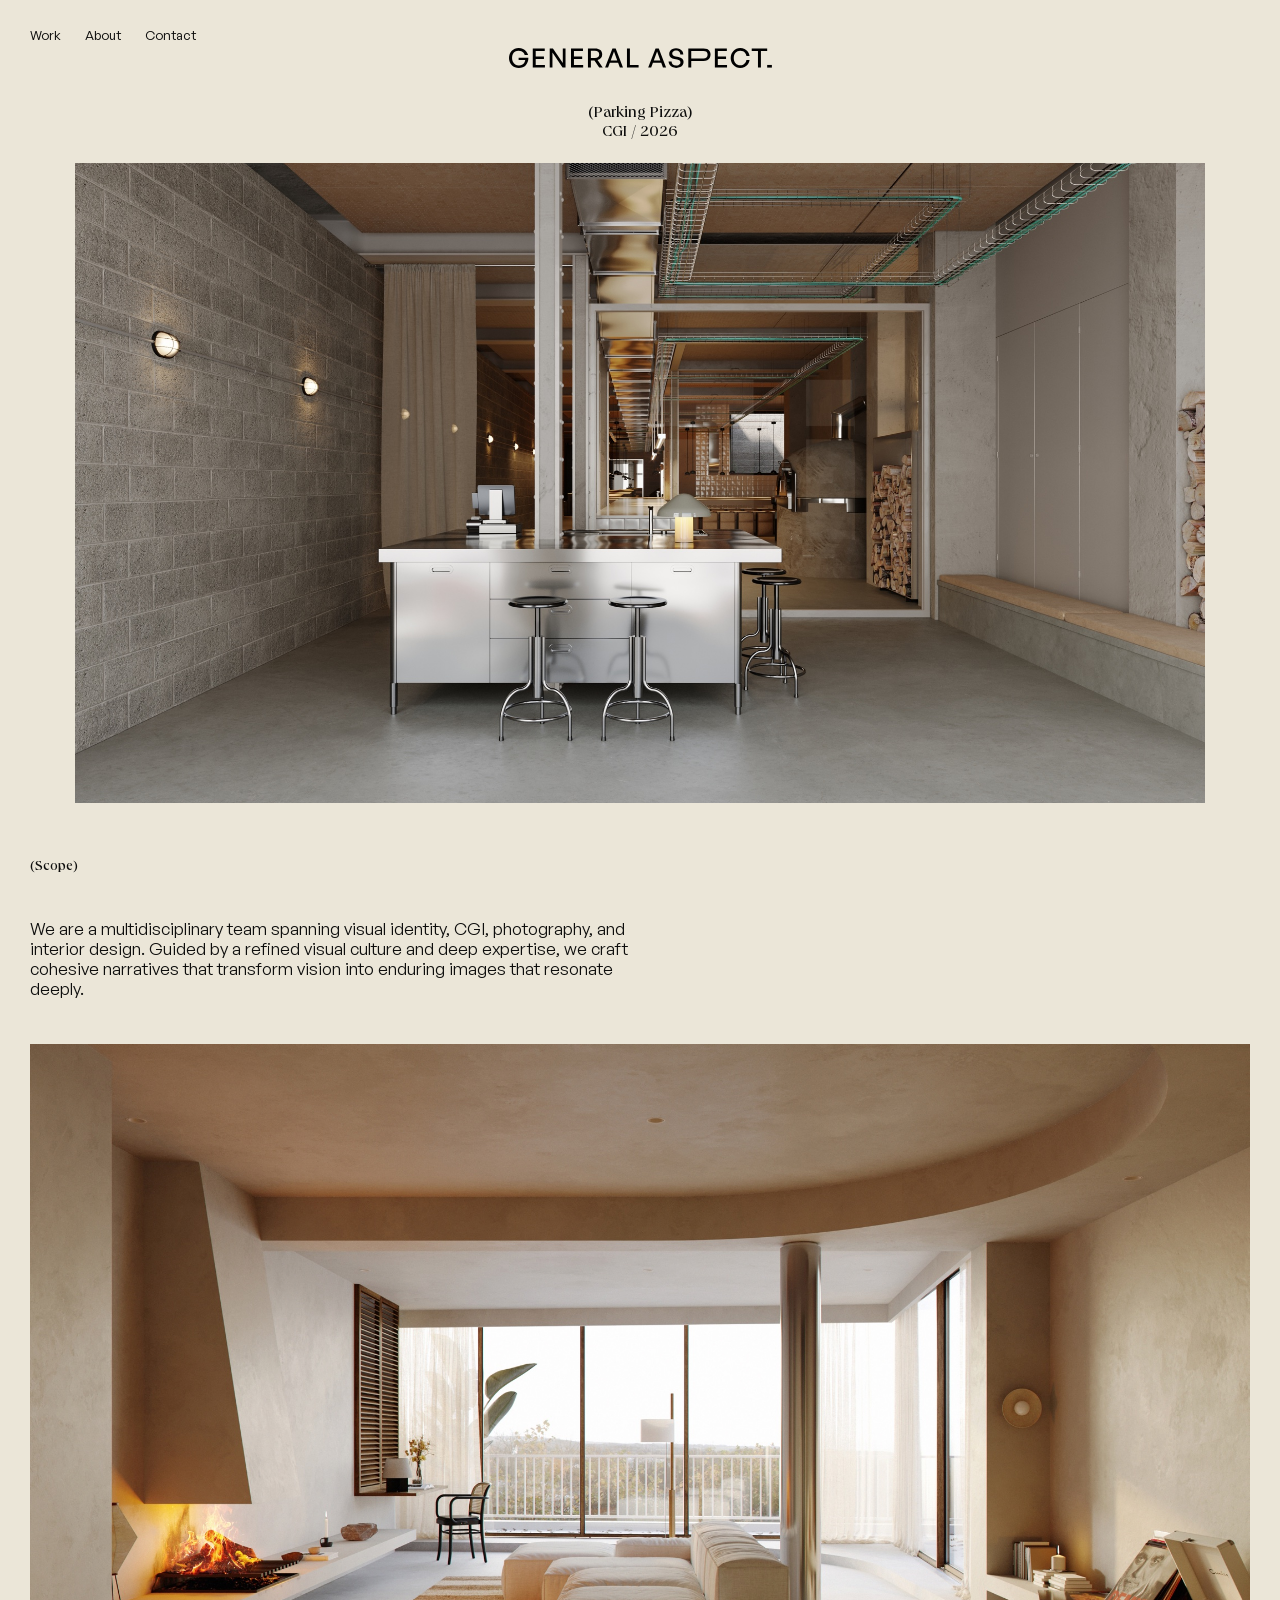
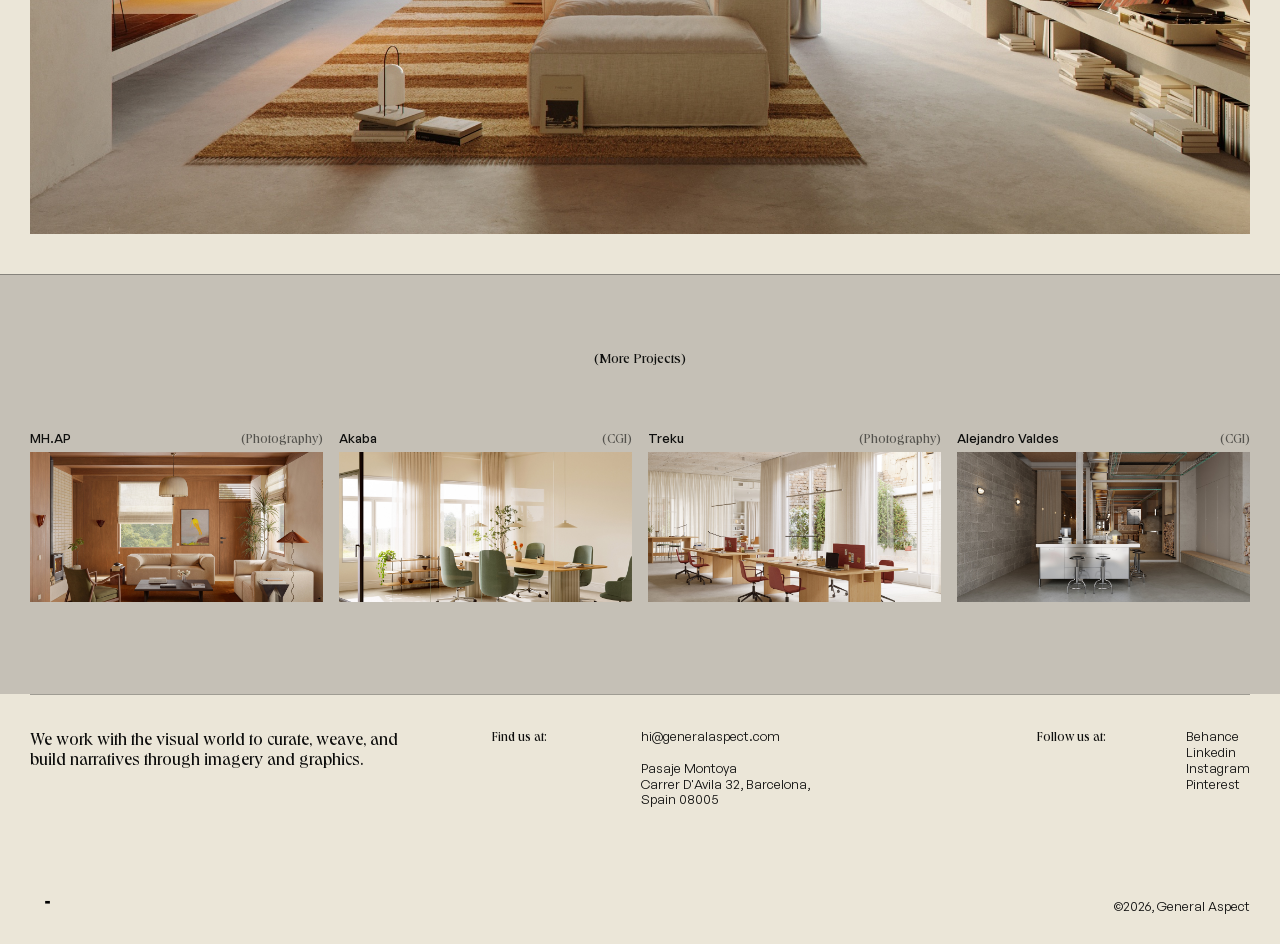
<file: project-parking-pizza.html>
<!doctype html>
<html lang="en">
  <head>
    <meta charset="utf-8" />
    <meta name="viewport" content="width=device-width, initial-scale=1" />
    <title>Parking Pizza / General Aspect</title>
    <link rel="stylesheet" href="assets/css/styles.css" />
  </head>
  <body>
    <div class="custom-cursor" aria-hidden="true"></div>
    <header class="site-header">
      <nav class="site-nav" aria-label="Primary navigation">
        <a href="work.html">Work</a>
        <a href="about.html">About</a>
        <a href="contact.html">Contact</a>
      </nav>
      <a class="logo" href="index.html" aria-label="General Aspect home">
        <img src="assets/images/logo.svg" alt="GENERAL ASPECT." />
      </a>
    </header>

    <main>
      <section class="project-head parking" data-reveal>
        <h1>(Parking Pizza)<br />CGI / 2026</h1>
        <img src="assets/images/parking-hero.jpg" alt="Parking Pizza interior render." />
      </section>

      <section class="scope" data-reveal>
        <span>(Scope)</span>
        <p>
          We are a multidisciplinary team spanning visual identity, CGI, photography, and interior design. Guided by a
          refined visual culture and deep expertise, we craft cohesive narratives that transform vision into enduring
          images that resonate deeply.
        </p>
      </section>

      <section class="project-gallery parking-gallery" data-reveal>
        <img class="wide" src="assets/images/parking-wide.jpg" alt="Parking Pizza warm dining room." />
      </section>

      <section class="more-projects" data-reveal>
        <p><a href="work.html">(More Projects)</a></p>
        <div class="more-grid">
          <a href="project-mhap.html"><span class="tile-label"><b>MH.AP</b><em>(Photography)</em></span><img src="assets/images/hero-lounge.jpg" alt="MH.AP project." /></a>
          <a href="project-akaba.html"><span class="tile-label"><b>Akaba</b><em>(CGI)</em></span><img src="assets/images/workspace-long.jpg" alt="Akaba project." /></a>
          <a href="project-treku.html"><span class="tile-label"><b>Treku</b><em>(Photography)</em></span><img src="assets/images/treku-office.jpg" alt="Treku project." /></a>
          <a href="project-alejandro-valdes.html"><span class="tile-label"><b>Alejandro Valdes</b><em>(CGI)</em></span><img src="assets/images/concrete-studio.jpg" alt="Alejandro Valdes project." /></a>
        </div>
      </section>
    </main>

    <footer class="site-footer">
      <div><p>We work with the visual world to curate, weave, and build narratives through imagery and graphics.</p></div>
      <div class="footer-contact"><span>Find us at:</span><p><a href="mailto:hi@generalaspect.com">hi@generalaspect.com</a><br /><br />Pasaje Montoya<br />Carrer D'Avila 32, Barcelona,<br />Spain 08005</p></div>
      <div class="footer-social"><span>Follow us at:</span><p><a href="#">Behance</a><br /><a href="#">Linkedin</a><br /><a href="#">Instagram</a><br /><a href="#">Pinterest</a></p></div>
      <img class="footer-mark" src="assets/images/cursor.svg" alt="" aria-hidden="true" />
      <small>©2026, General Aspect</small>
    </footer>

    <script src="assets/js/main.js?v=4"></script>
  </body>
</html>
</file>
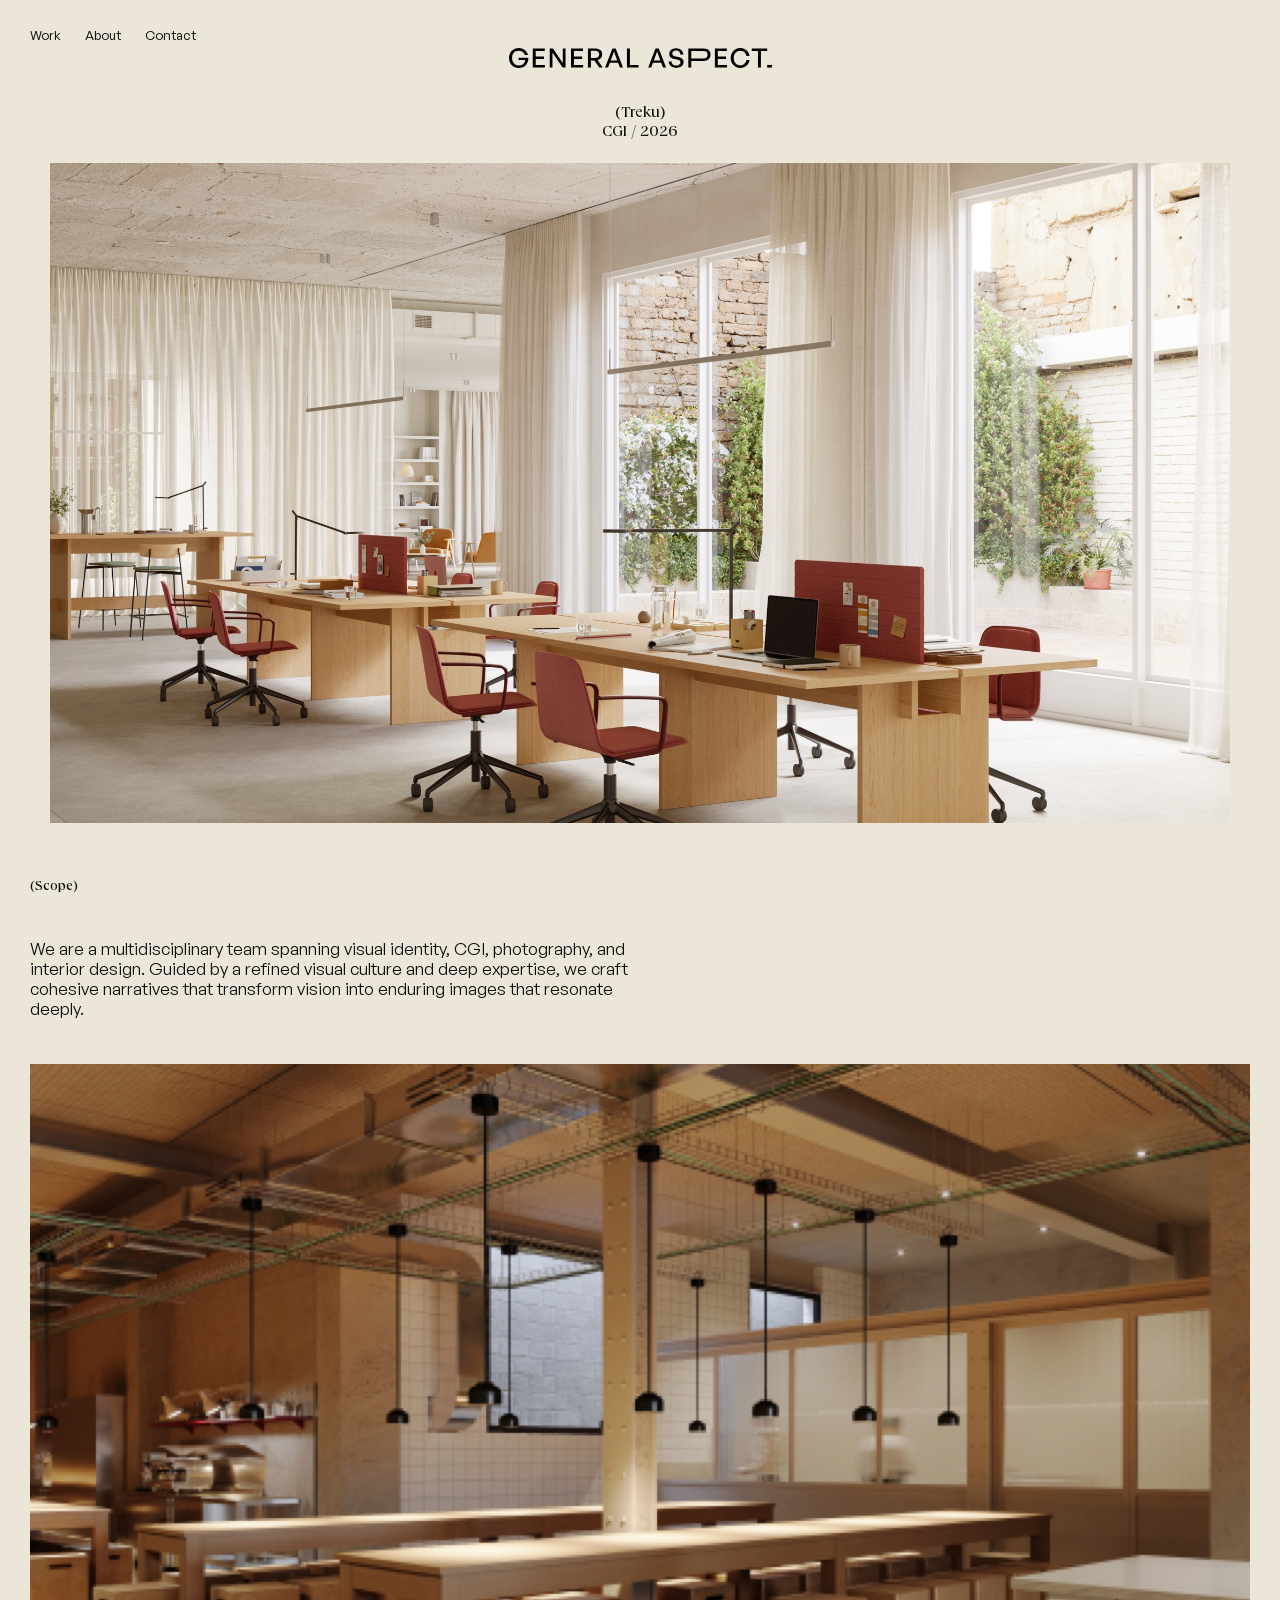
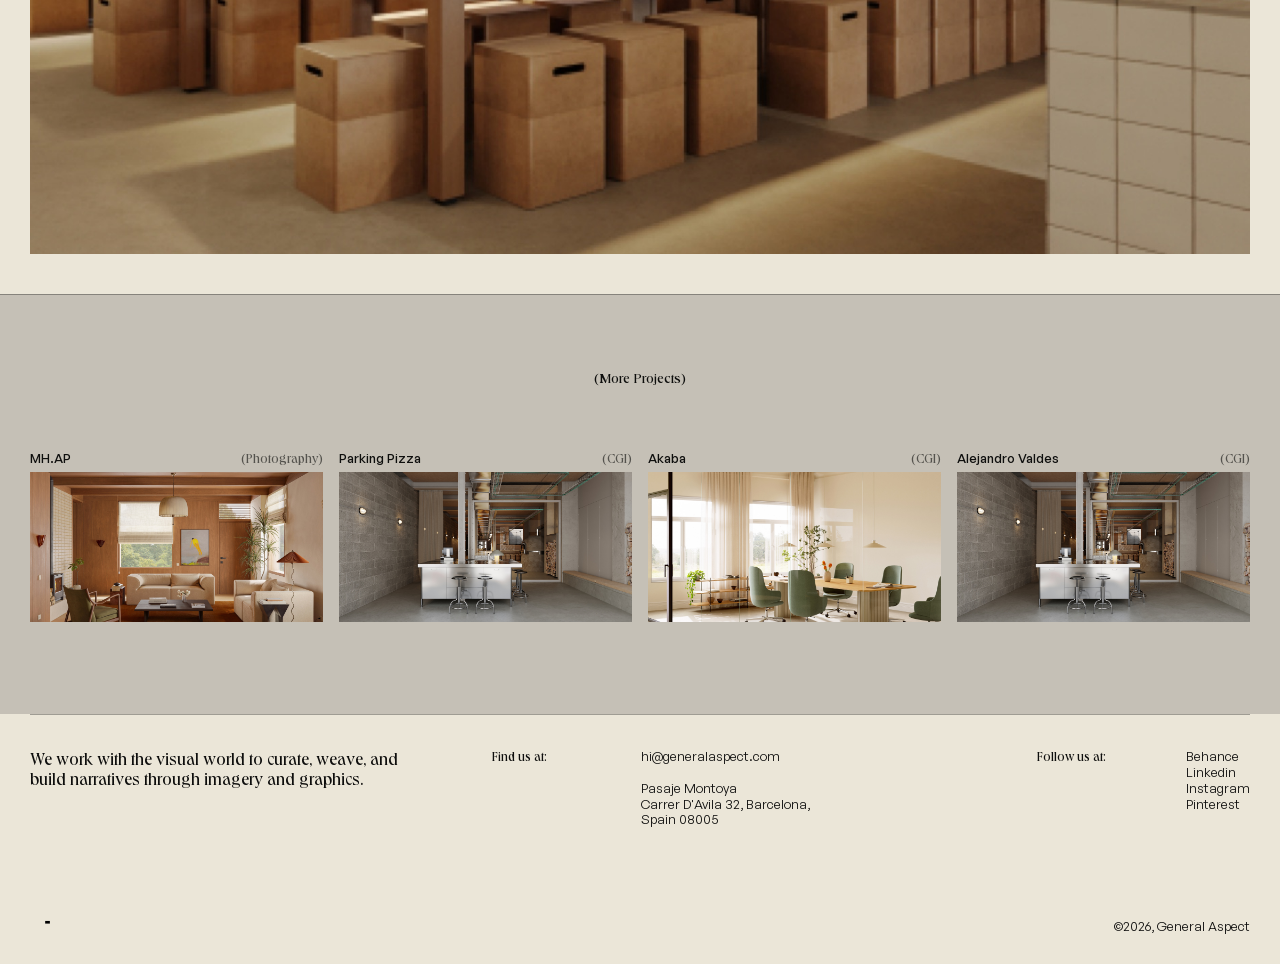
<file: project-treku.html>
<!doctype html>
<html lang="en">
  <head>
    <meta charset="utf-8" />
    <meta name="viewport" content="width=device-width, initial-scale=1" />
    <title>Treku / General Aspect</title>
    <link rel="stylesheet" href="assets/css/styles.css" />
  </head>
  <body>
    <div class="custom-cursor" aria-hidden="true"></div>
    <header class="site-header">
      <nav class="site-nav" aria-label="Primary navigation">
        <a href="work.html">Work</a>
        <a href="about.html">About</a>
        <a href="contact.html">Contact</a>
      </nav>
      <a class="logo" href="index.html" aria-label="General Aspect home">
        <img src="assets/images/logo.svg" alt="GENERAL ASPECT." />
      </a>
    </header>

    <main>
      <section class="project-head" data-reveal>
        <h1>(Treku)<br />CGI / 2026</h1>
        <img src="assets/images/treku-office.jpg" alt="Treku workplace render." />
      </section>

      <section class="scope" data-reveal>
        <span>(Scope)</span>
        <p>
          We are a multidisciplinary team spanning visual identity, CGI, photography, and interior design. Guided by a
          refined visual culture and deep expertise, we craft cohesive narratives that transform vision into enduring
          images that resonate deeply.
        </p>
      </section>

      <section class="project-gallery parking-gallery" data-reveal>
        <img class="wide" src="assets/images/warm-bar.jpg" alt="Treku dining interior." />
      </section>

      <section class="more-projects" data-reveal>
        <p><a href="work.html">(More Projects)</a></p>
        <div class="more-grid">
          <a href="project-mhap.html"><span class="tile-label"><b>MH.AP</b><em>(Photography)</em></span><img src="assets/images/hero-lounge.jpg" alt="MH.AP project." /></a>
          <a href="project-parking-pizza.html"><span class="tile-label"><b>Parking Pizza</b><em>(CGI)</em></span><img src="assets/images/parking-hero.jpg" alt="Parking Pizza project." /></a>
          <a href="project-akaba.html"><span class="tile-label"><b>Akaba</b><em>(CGI)</em></span><img src="assets/images/workspace-long.jpg" alt="Akaba project." /></a>
          <a href="project-alejandro-valdes.html"><span class="tile-label"><b>Alejandro Valdes</b><em>(CGI)</em></span><img src="assets/images/concrete-studio.jpg" alt="Alejandro Valdes project." /></a>
        </div>
      </section>
    </main>

    <footer class="site-footer">
      <div><p>We work with the visual world to curate, weave, and build narratives through imagery and graphics.</p></div>
      <div class="footer-contact"><span>Find us at:</span><p><a href="mailto:hi@generalaspect.com">hi@generalaspect.com</a><br /><br />Pasaje Montoya<br />Carrer D'Avila 32, Barcelona,<br />Spain 08005</p></div>
      <div class="footer-social"><span>Follow us at:</span><p><a href="#">Behance</a><br /><a href="#">Linkedin</a><br /><a href="#">Instagram</a><br /><a href="#">Pinterest</a></p></div>
      <img class="footer-mark" src="assets/images/cursor.svg" alt="" aria-hidden="true" />
      <small>©2026, General Aspect</small>
    </footer>

    <script src="assets/js/main.js?v=4"></script>
  </body>
</html>
</file>
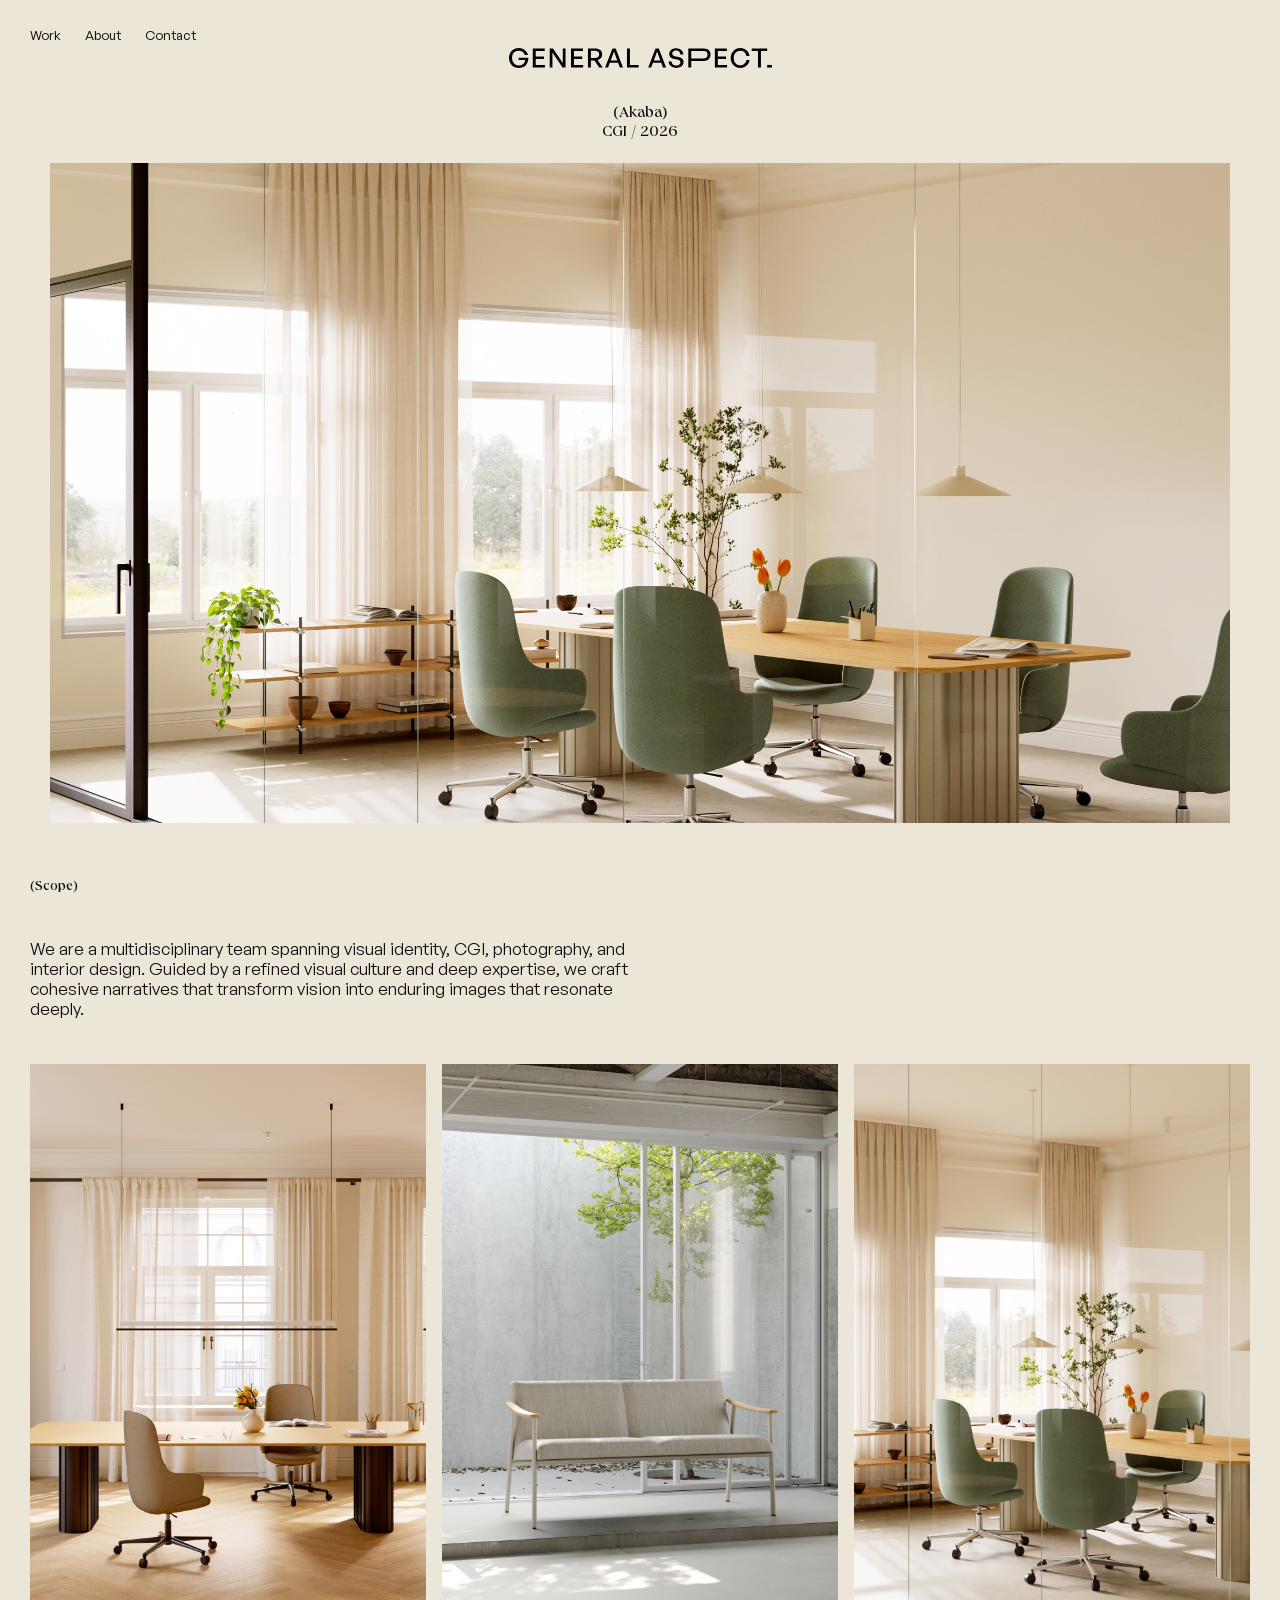
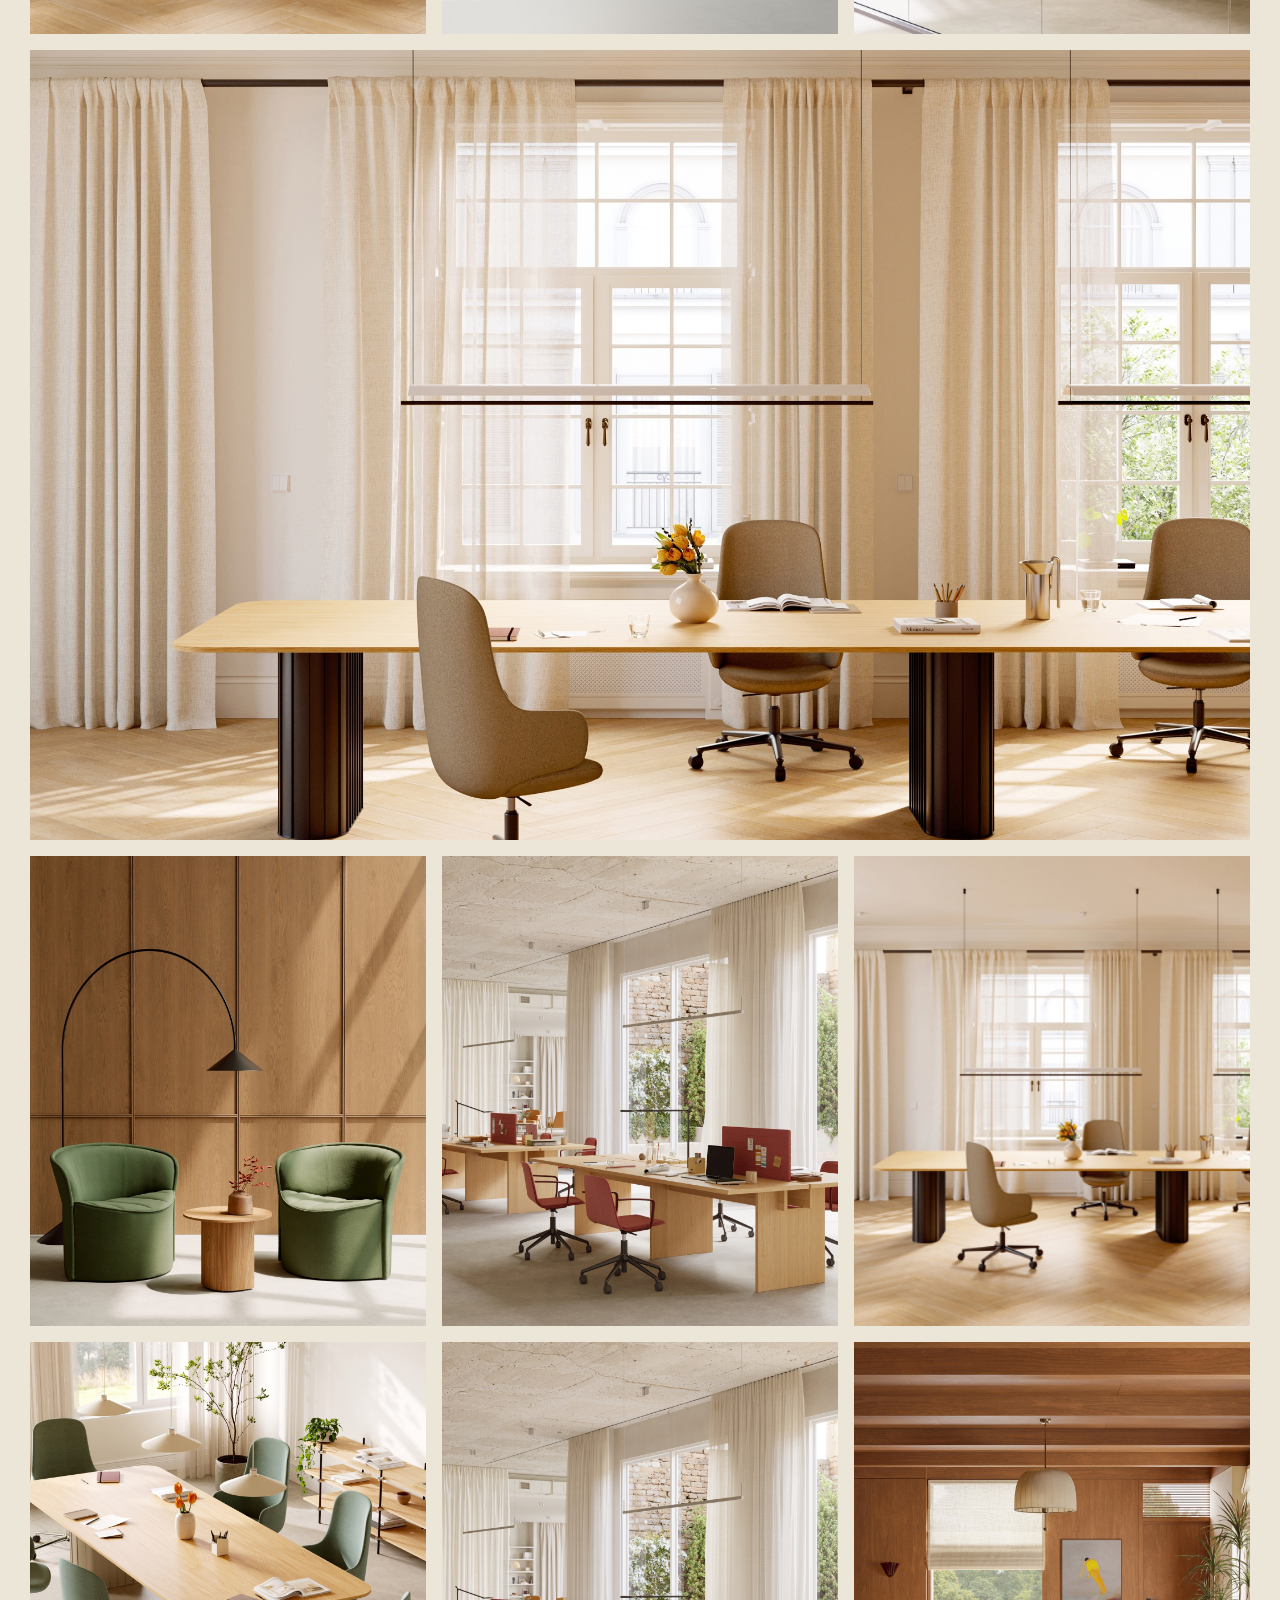
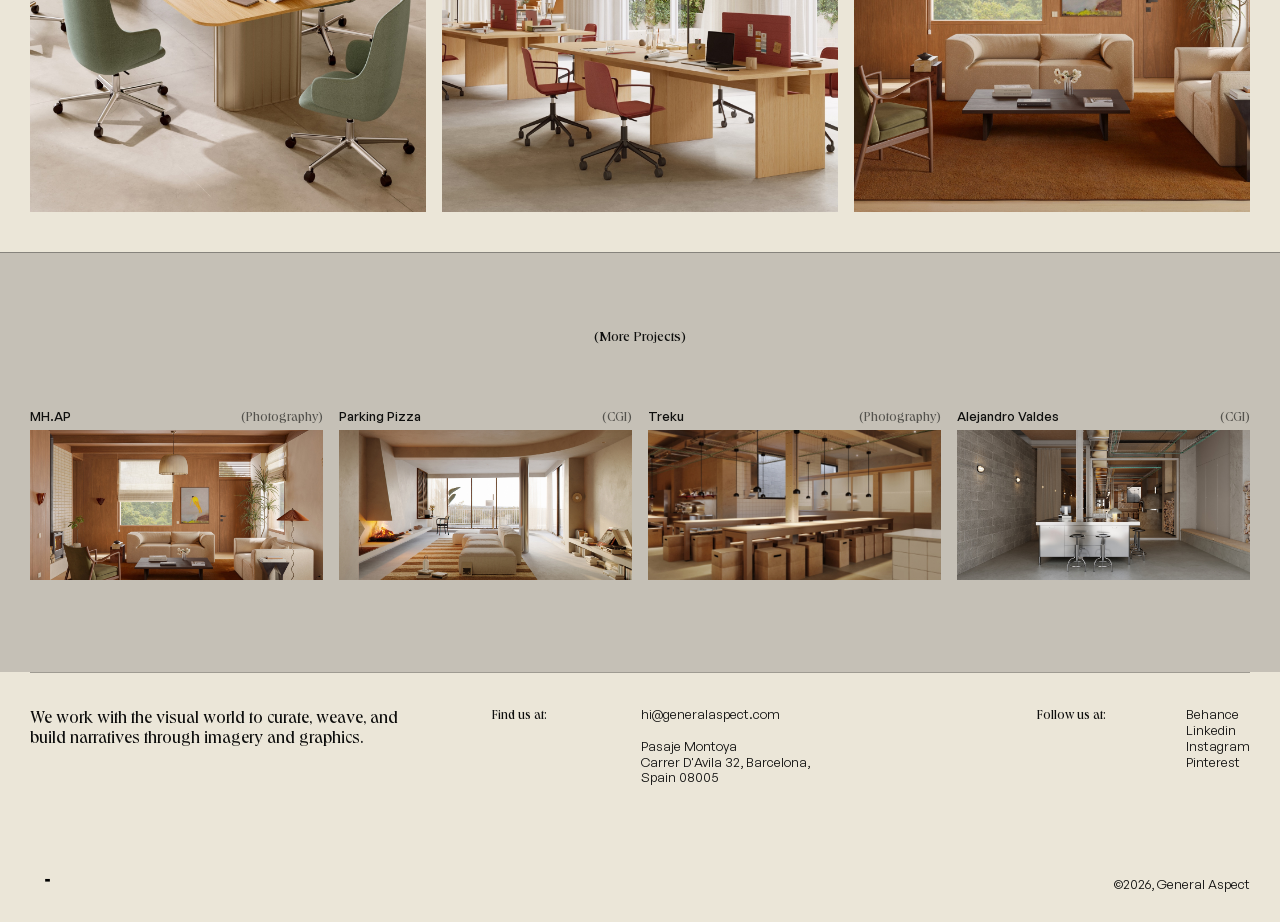
<file: project.html>
<!doctype html>
<html lang="en">
  <head>
    <meta charset="utf-8" />
    <meta http-equiv="refresh" content="0; url=project-akaba.html" />
    <title>Project / General Aspect</title>
  </head>
  <body>
    <a href="project-akaba.html">Open project</a>
  </body>
</html>
</file>
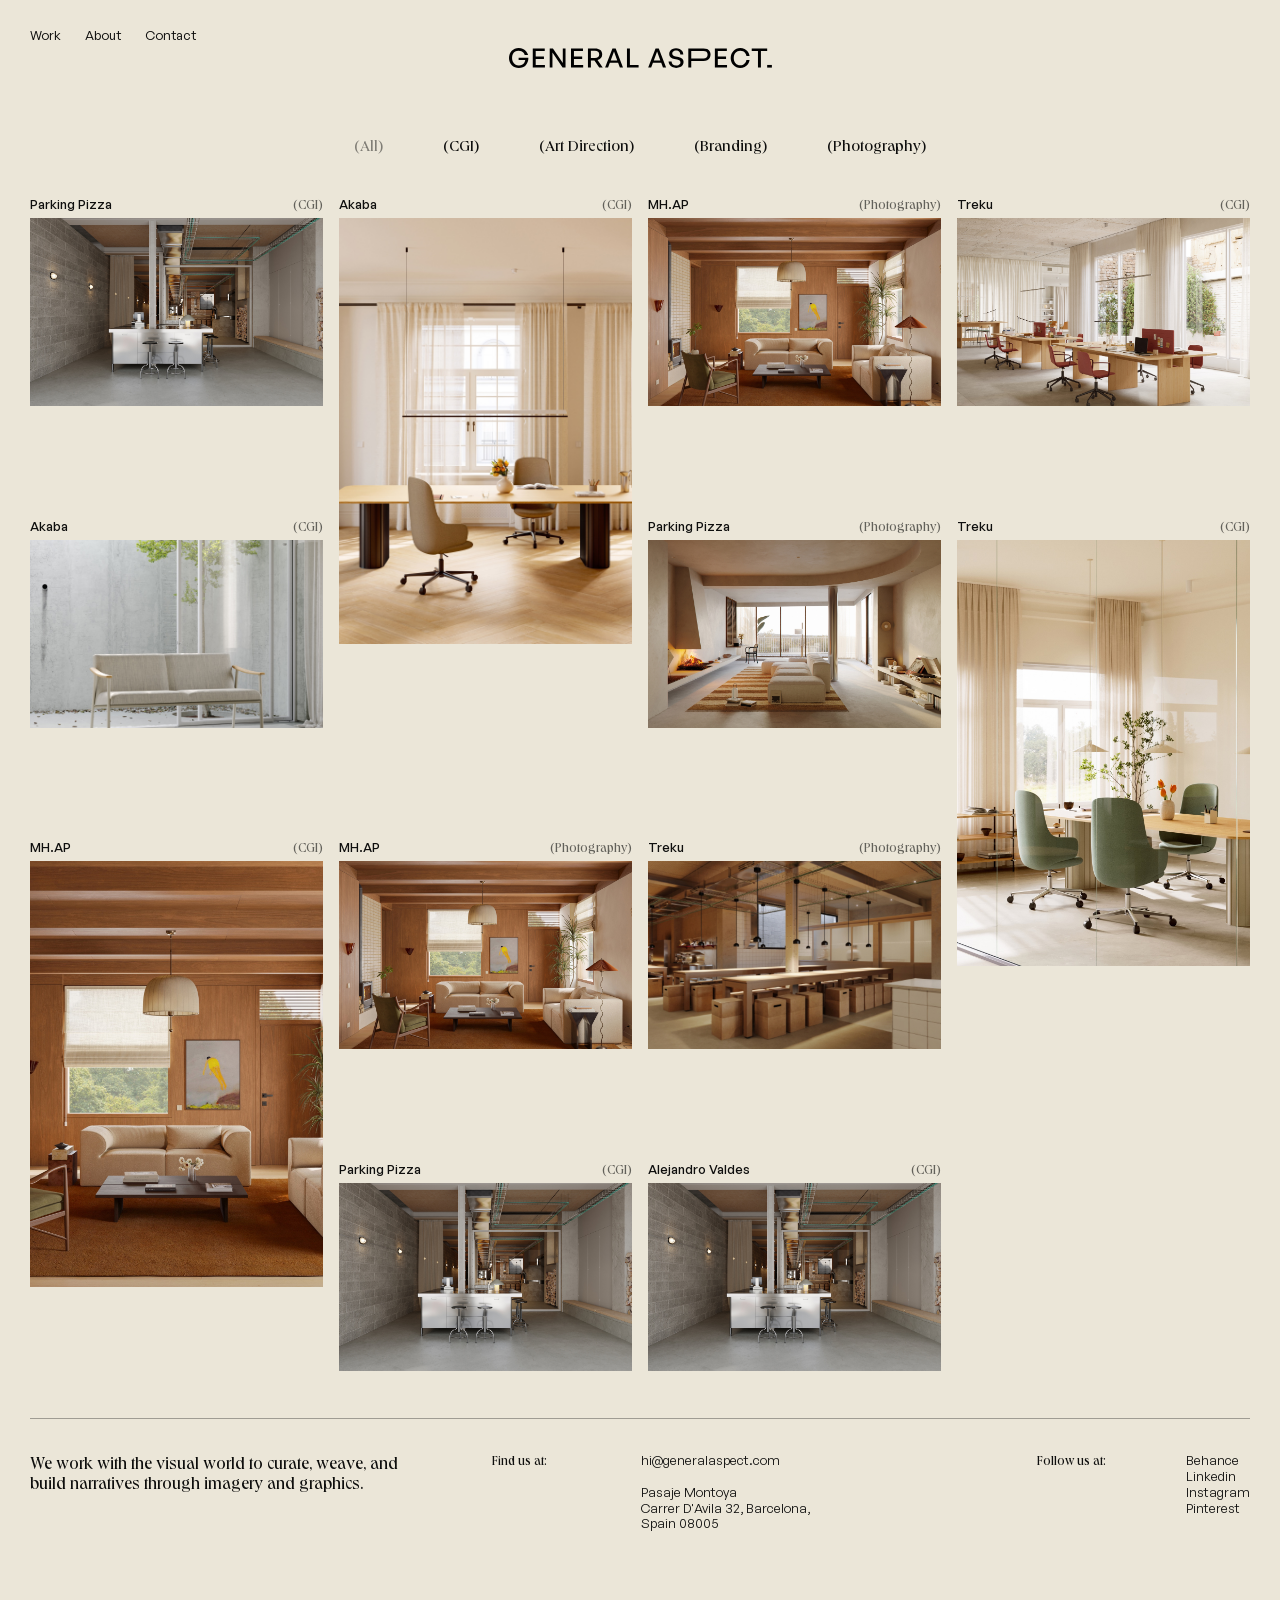
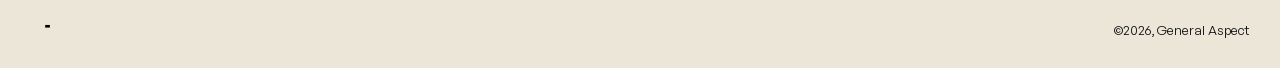
<file: work.html>
<!doctype html>
<html lang="en">
  <head>
    <meta charset="utf-8" />
    <meta name="viewport" content="width=device-width, initial-scale=1" />
    <title>Work / General Aspect</title>
    <link rel="stylesheet" href="assets/css/styles.css" />
  </head>
  <body>
    <div class="custom-cursor" aria-hidden="true"></div>
    <header class="site-header">
      <nav class="site-nav" aria-label="Primary navigation">
        <a href="work.html">Work</a>
        <a href="about.html">About</a>
        <a href="contact.html">Contact</a>
      </nav>
      <a class="logo" href="index.html" aria-label="General Aspect home">
        <img src="assets/images/logo.svg" alt="GENERAL ASPECT." />
      </a>
    </header>

    <main>
      <section class="category-nav" data-reveal aria-label="Work categories">
        <button type="button" class="is-active" data-filter="all">(All)</button>
        <button type="button" data-filter="cgi">(CGI)</button>
        <button type="button" data-filter="art">(Art Direction)</button>
        <button type="button" data-filter="branding">(Branding)</button>
        <button type="button" data-filter="photography">(Photography)</button>
      </section>

      <section class="work-grid" data-reveal>
        <a class="work-card" href="project-parking-pizza.html" data-id="parking-a" data-categories="all cgi" data-size="regular">
          <span class="tile-label"><b>Parking Pizza</b><em>(CGI)</em></span>
          <img src="assets/images/parking-hero.jpg" alt="Parking Pizza interior." />
        </a>
        <a class="work-card tall" href="project-akaba.html" data-id="akaba-a" data-categories="all cgi" data-size="tall">
          <span class="tile-label"><b>Akaba</b><em>(CGI)</em></span>
          <img src="assets/images/office-round.jpg" alt="Akaba workspace." />
        </a>
        <a class="work-card" href="project-mhap.html" data-id="mhap-a" data-categories="all photography" data-size="regular">
          <span class="tile-label"><b>MH.AP</b><em>(Photography)</em></span>
          <img src="assets/images/hero-lounge.jpg" alt="Warm lounge interior." />
        </a>
        <a class="work-card" href="project-treku.html" data-id="treku-a" data-categories="all cgi photography" data-size="regular">
          <span class="tile-label"><b>Treku</b><em>(CGI)</em></span>
          <img src="assets/images/treku-office.jpg" alt="Bright workplace." />
        </a>
        <a class="work-card" href="project-akaba.html" data-id="akaba-b" data-categories="all cgi art" data-size="regular">
          <span class="tile-label"><b>Akaba</b><em>(CGI)</em></span>
          <img src="assets/images/soft-room.jpg" alt="Green chair detail." />
        </a>
        <a class="work-card" href="project-parking-pizza.html" data-id="parking-b" data-categories="all photography art" data-size="regular">
          <span class="tile-label"><b>Parking Pizza</b><em>(Photography)</em></span>
          <img src="assets/images/parking-wide.jpg" alt="Parking Pizza dining interior." />
        </a>
        <a class="work-card tall" href="project-treku.html" data-id="treku-b" data-categories="all cgi" data-size="tall">
          <span class="tile-label"><b>Treku</b><em>(CGI)</em></span>
          <img src="assets/images/workspace-long.jpg" alt="Treku furniture detail." />
        </a>
        <a class="work-card tall" href="project-mhap.html" data-id="mhap-b" data-categories="all cgi" data-size="tall">
          <span class="tile-label"><b>MH.AP</b><em>(CGI)</em></span>
          <img src="assets/images/hero-lounge.jpg" alt="Warm exterior lounge detail." />
        </a>
        <a class="work-card" href="project-parking-pizza.html" data-id="parking-c" data-categories="all cgi" data-size="regular">
          <span class="tile-label"><b>Parking Pizza</b><em>(CGI)</em></span>
          <img src="assets/images/parking-hero.jpg" alt="Parking Pizza interior repeat." />
        </a>
        <a class="work-card" href="project-alejandro-valdes.html" data-id="alejandro-a" data-categories="all cgi branding" data-size="regular">
          <span class="tile-label"><b>Alejandro Valdes</b><em>(CGI)</em></span>
          <img src="assets/images/concrete-studio.jpg" alt="Light sofa against concrete wall." />
        </a>
        <a class="work-card" href="project-mhap.html" data-id="mhap-c" data-categories="photography" data-size="regular">
          <span class="tile-label"><b>MH.AP</b><em>(Photography)</em></span>
          <img src="assets/images/hero-lounge.jpg" alt="MH.AP photography repeat." />
        </a>
        <a class="work-card" href="project-treku.html" data-id="treku-c" data-categories="photography" data-size="regular">
          <span class="tile-label"><b>Treku</b><em>(Photography)</em></span>
          <img src="assets/images/warm-bar.jpg" alt="Treku photography." />
        </a>
      </section>
    </main>

    <footer class="site-footer">
      <div>
        <p>We work with the visual world to curate, weave, and build narratives through imagery and graphics.</p>
      </div>
      <div class="footer-contact">
        <span>Find us at:</span>
        <p><a href="mailto:hi@generalaspect.com">hi@generalaspect.com</a><br /><br />Pasaje Montoya<br />Carrer D'Avila 32, Barcelona,<br />Spain 08005</p>
      </div>
      <div class="footer-social">
        <span>Follow us at:</span>
        <p><a href="#">Behance</a><br /><a href="#">Linkedin</a><br /><a href="#">Instagram</a><br /><a href="#">Pinterest</a></p>
      </div>
      <img class="footer-mark" src="assets/images/cursor.svg" alt="" aria-hidden="true" />
      <small>©2026, General Aspect</small>
    </footer>

    <script src="assets/js/main.js?v=4"></script>
  </body>
</html>
</file>
<file: assets/css/styles.css>
:root {
  --cream: #ebe6d8;
  --blue: #c4d7dc;
  --grey: #c5c0b6;
  --ink: #0e0e0d;
  --line: rgba(14, 14, 13, 0.34);
  --gutter: 30px;
  --sans: "General Sans Variable", "General Sans", "Helvetica Neue", Helvetica, Arial, sans-serif;
  --serif: "Queens Variable", Queens, Georgia, "Times New Roman", serif;
  --ease: cubic-bezier(0.16, 1, 0.3, 1);
}

@font-face {
  font-family: "General Sans Variable";
  src: url("../fonts/General Sans/GeneralSans-Variable.ttf") format("truetype");
  font-weight: 200 700;
  font-style: normal;
  font-display: swap;
}

@font-face {
  font-family: "General Sans Variable";
  src: url("../fonts/General Sans/GeneralSans-VariableItalic.ttf") format("truetype");
  font-weight: 200 700;
  font-style: italic;
  font-display: swap;
}

@font-face {
  font-family: "Queens Variable";
  src: url("../fonts/Queens/Queens_Variable.ttf") format("truetype");
  font-weight: 300 900;
  font-style: normal;
  font-display: swap;
}

* {
  box-sizing: border-box;
}

html {
  cursor: none;
}

body {
  margin: 0;
  background: var(--cream);
  color: var(--ink);
  font-family: var(--sans);
  font-size: 16px;
  line-height: 1.22;
  letter-spacing: 0;
}

.contact-body {
  min-height: 100svh;
  background: var(--blue);
}

a {
  color: inherit;
  text-decoration: none;
  cursor: none;
}

button {
  border: 0;
  padding: 0;
  background: transparent;
  color: inherit;
  font: inherit;
  cursor: none;
}

img {
  display: block;
  max-width: 100%;
}

.custom-cursor {
  position: fixed;
  z-index: 1000;
  top: 0;
  left: 0;
  width: 72px;
  height: 39px;
  pointer-events: none;
  background: url("../images/cursor.svg") center / contain no-repeat;
  transform: translate3d(-100px, -100px, 0);
  transition: opacity 180ms var(--ease), transform 80ms linear;
}

.custom-cursor.is-hovering {
  opacity: 0.58;
}

.site-header {
  position: relative;
  display: flex;
  justify-content: center;
  align-items: flex-start;
  min-height: 80px;
  padding: 23px var(--gutter) 0;
}

.site-nav {
  position: absolute;
  left: var(--gutter);
  top: 28px;
  display: flex;
  gap: 24px;
  font-size: 13px;
  font-weight: 430;
}

.site-nav a {
  display: inline-flex;
  align-items: center;
  min-height: 40px;
  padding: 12px 6px;
  margin: -12px -6px;
}

.site-nav a,
.footer-social a,
.footer-contact a,
.category-nav button,
.about-teaser a,
.close-link {
  transition: opacity 220ms var(--ease);
}

.site-nav a:hover,
.footer-social a:hover,
.footer-contact a:hover,
.category-nav button:hover,
.category-nav button.is-active,
.about-teaser a:hover,
.close-link:hover {
  opacity: 0.48;
}

.logo {
  width: 305px;
  line-height: 0;
}

.home-intro {
  position: relative;
  min-height: clamp(300px, 28.6vw, 412px);
  padding: clamp(78px, 8.2vw, 118px) var(--gutter) 0;
}

.home-intro h1 {
  width: min(470px, calc(100vw - var(--gutter) * 2));
  margin: 0;
  font-size: 20px;
  line-height: 1.16;
  font-weight: 430;
}

.center-mark {
  position: absolute;
  left: 50%;
  top: clamp(220px, 21.2vw, 305px);
  display: block;
  width: 18px;
  height: 10px;
  background: var(--ink);
  transform: translateX(-50%);
}

.featured-row {
  display: grid;
  grid-template-columns: repeat(3, 1fr);
  gap: 16px;
  padding: 0 var(--gutter) 22px;
  border-bottom: 1px solid var(--line);
}

.project-tile,
.work-card,
.more-grid a {
  display: block;
}

.project-tile,
.work-card,
.image-link,
.more-grid a {
  overflow: hidden;
}

.tile-label {
  display: flex;
  justify-content: space-between;
  gap: 10px;
  margin-bottom: 7px;
  font-size: 13px;
  line-height: 1;
}

.tile-label b {
  font-weight: 500;
}

.tile-label em,
.category-nav,
.about-teaser a,
.scope span,
.more-projects > p,
.site-footer span,
.contact-page span {
  font-family: var(--serif);
  font-style: normal;
}

.tile-label em {
  color: rgba(14, 14, 13, 0.62);
}

.project-tile img,
.work-card img,
.more-grid img {
  width: 100%;
  height: clamp(175px, 17.6vw, 254px);
  object-fit: cover;
  transform-origin: center;
  transition: filter 260ms var(--ease), transform 700ms var(--ease);
}

.project-tile:hover img,
.work-card:hover img,
.more-grid a:hover img,
.image-link:hover img {
  filter: brightness(0.92);
  transform: scale(1.035);
}

.home-hero {
  padding: clamp(16px, 1.75vw, 25px) var(--gutter) 0;
}

.image-link {
  position: relative;
  display: block;
}

.home-hero img {
  width: 100%;
  height: min(54vw, 778px);
  object-fit: cover;
  transform-origin: center;
  transition: filter 260ms var(--ease), transform 700ms var(--ease);
}

.image-overlay {
  position: absolute;
  left: 50%;
  top: 50%;
  display: flex;
  gap: 230px;
  color: rgba(235, 230, 216, 0.72);
  font-size: 13px;
  transform: translate(-50%, -50%);
}

.image-overlay b {
  font-weight: 400;
}

.image-overlay em {
  font-family: var(--serif);
  font-style: normal;
}

.about-teaser {
  display: flex;
  flex-direction: column;
  align-items: center;
  gap: 50px;
  min-height: clamp(390px, 36.8vw, 530px);
  padding: clamp(38px, 3.6vw, 52px) var(--gutter) 0;
  text-align: center;
}

.about-teaser a {
  margin-bottom: 0;
}

.about-teaser p {
  width: 590px;
  max-width: 100%;
  margin: 0;
  font-size: 19px;
  line-height: 1.14;
  font-weight: 430;
}

.site-footer {
  position: relative;
  display: grid;
  grid-template-columns: 1.15fr 1.25fr 0.75fr;
  gap: 60px;
  min-height: 250px;
  margin: 0 var(--gutter);
  padding: 34px 0 34px;
  border-top: 1px solid var(--line);
}

.site-footer p,
.site-footer span,
.site-footer small {
  margin: 0;
  font-size: 13px;
  line-height: 1.22;
}

.site-footer > div:first-child p {
  width: 390px;
  max-width: 100%;
  font-family: var(--serif);
  font-size: 17px;
  line-height: 1.18;
}

.footer-contact,
.footer-social {
  display: grid;
  grid-template-columns: 115px 1fr;
  gap: 34px;
}

.footer-social {
  justify-self: end;
}

.footer-mark {
  position: absolute;
  left: 0;
  bottom: 33px;
  width: 33px;
}

.site-footer small {
  position: absolute;
  right: 0;
  bottom: 29px;
}

.category-nav {
  display: flex;
  justify-content: center;
  gap: clamp(42px, 4.7vw, 68px);
  padding: 42px var(--gutter) 42px;
  font-size: 16px;
  line-height: 1;
}

.category-nav button {
  display: inline-flex;
  align-items: center;
  justify-content: center;
  min-height: 44px;
  padding: 12px 14px;
  margin: -12px -14px;
  white-space: nowrap;
}

.work-grid {
  display: grid;
  grid-template-columns: repeat(4, 1fr);
  grid-auto-flow: dense;
  gap: 66px 16px;
  align-items: start;
  min-height: 1220px;
  padding: 0 var(--gutter);
  transition: background-color 500ms var(--ease);
}

.work-card img {
  height: 188px;
}

.work-card.tall {
  grid-row: span 2;
}

.work-card.tall img {
  height: 426px;
}

.work-card.is-hidden {
  display: none;
}

.work-card.is-entering {
  animation: card-enter 520ms var(--ease) both;
}

body.work-photography {
  background: var(--blue);
}

@keyframes card-enter {
  from {
    opacity: 0;
    transform: translateY(12px);
  }
  to {
    opacity: 1;
    transform: translateY(0);
  }
}

.about-page {
  display: grid;
  grid-template-columns: 1.02fr 0.98fr 1fr;
  gap: 0;
  min-height: 1705px;
  padding: 148px var(--gutter) 0;
}

.about-copy {
  padding-right: 42px;
}

.about-copy p {
  margin: 0 0 39px;
  font-size: 25px;
  line-height: 1.18;
}

.services {
  min-height: 575px;
  padding: 0 16px;
  border-left: 1px solid var(--line);
  border-right: 1px solid var(--line);
}

.services span {
  display: block;
  margin-bottom: 46px;
  font-family: var(--serif);
  font-size: 16px;
}

.services p {
  margin: 0;
  font-size: 25px;
  line-height: 1.22;
}

.about-page img {
  width: calc(100% - 16px);
  height: 575px;
  margin-left: 16px;
  object-fit: cover;
}

.contact-header {
  min-height: 88px;
}

.contact-page {
  display: grid;
  grid-template-columns: 1.15fr 1.1fr 0.75fr;
  gap: 75px;
  padding: 102px var(--gutter) 0;
}

.contact-page p,
.contact-page span {
  margin: 0 0 25px;
  font-size: 16px;
}

.contact-page > div:first-child {
  max-width: 500px;
}

.contact-page > div:nth-child(2),
.contact-page > div:nth-child(3) {
  display: grid;
  grid-template-columns: 120px 1fr;
  gap: 34px;
}

.close-link {
  position: fixed;
  left: 50%;
  bottom: 35px;
  font-family: var(--serif);
  transform: translateX(-50%);
}

.project-head {
  padding: 8px var(--gutter) 0;
  text-align: center;
}

.project-head h1 {
  margin: 0 0 23px;
  font-family: var(--serif);
  font-size: 16px;
  line-height: 1.2;
  font-weight: 400;
}

.project-head img {
  width: 1180px;
  height: 660px;
  margin: 0 auto;
  object-fit: cover;
}

.project-head.parking img {
  width: 1130px;
  height: 640px;
}

.scope {
  padding: 54px var(--gutter) 45px;
}

.scope span {
  display: block;
  margin-bottom: 45px;
  font-size: 14px;
}

.scope p {
  width: 610px;
  max-width: 100%;
  margin: 0;
  font-size: 17px;
  line-height: 1.17;
}

.project-gallery {
  display: grid;
  grid-template-columns: repeat(3, 1fr);
  gap: 16px;
  padding: 0 var(--gutter) 40px;
}

.project-gallery img {
  width: 100%;
  height: 570px;
  object-fit: cover;
}

.project-gallery .wide {
  grid-column: 1 / -1;
  height: 790px;
}

.akaba-gallery img:nth-child(n + 5) {
  height: 470px;
}

.parking-gallery {
  grid-template-columns: 1fr;
}

.more-projects {
  min-height: 420px;
  padding: 75px var(--gutter) 0;
  background: var(--grey);
  border-top: 1px solid var(--line);
}

.more-projects > p {
  margin: 0 0 65px;
  text-align: center;
  font-size: 14px;
}

.more-projects > p a {
  transition: opacity 220ms var(--ease);
}

.more-projects > p a:hover {
  opacity: 0.48;
}

.more-grid {
  display: grid;
  grid-template-columns: repeat(4, 1fr);
  gap: 16px;
}

.more-grid img {
  height: 150px;
}

body.js-ready [data-reveal] {
  opacity: 0;
  transform: translateY(14px);
  transition: opacity 700ms var(--ease), transform 700ms var(--ease);
}

body.js-ready [data-reveal].is-visible {
  opacity: 1;
  transform: translateY(0);
}

body.js-ready .work-grid[data-reveal] {
  opacity: 1;
  transform: none;
}

@media (max-width: 820px) {
  :root {
    --gutter: 18px;
  }

  html,
  body,
  a {
    cursor: auto;
  }

  .custom-cursor {
    display: none;
  }

  .site-header {
    min-height: 98px;
    padding-top: 18px;
  }

  .site-nav {
    top: 66px;
    gap: 18px;
    font-size: 13px;
  }

  .logo {
    width: 230px;
  }

  .home-intro {
    min-height: 335px;
    padding-top: 70px;
  }

  .home-intro h1 {
    width: 100%;
    font-size: 20px;
  }

  .center-mark {
    top: 235px;
  }

  .featured-row,
  .work-grid,
  .about-page,
  .contact-page,
  .project-gallery,
  .more-grid,
  .site-footer {
    grid-template-columns: 1fr;
  }

  .project-tile img,
  .work-card img,
  .work-card.tall img,
  .home-hero img,
  .project-head img,
  .project-head.parking img,
  .project-gallery img,
  .project-gallery .wide,
  .more-grid img {
    width: 100%;
    height: auto;
    aspect-ratio: 4 / 3;
  }

  .home-hero {
    padding-top: 18px;
  }

  .image-overlay {
    gap: 30px;
  }

  .about-teaser {
    min-height: 410px;
  }

  .about-teaser p {
    font-size: 18px;
  }

  .category-nav {
    flex-wrap: wrap;
    gap: 18px 30px;
    padding-top: 20px;
    font-size: 16px;
  }

  .work-grid {
    min-height: auto;
    gap: 34px;
  }

  .work-card.tall {
    grid-row: auto;
  }

  .about-page {
    min-height: auto;
    padding-top: 55px;
    gap: 36px;
  }

  .about-copy {
    padding-right: 0;
  }

  .about-copy p,
  .services p {
    font-size: 21px;
  }

  .services {
    min-height: auto;
    padding: 24px 0;
    border-left: 0;
    border-right: 0;
    border-top: 1px solid var(--line);
    border-bottom: 1px solid var(--line);
  }

  .about-page img {
    width: 100%;
    height: auto;
    margin-left: 0;
    aspect-ratio: 4 / 5;
  }

  .contact-page {
    gap: 40px;
    padding-top: 70px;
  }

  .contact-page > div:nth-child(2),
  .contact-page > div:nth-child(3),
  .footer-contact,
  .footer-social {
    grid-template-columns: 1fr;
    gap: 10px;
  }

  .project-head {
    padding-top: 20px;
  }

  .scope {
    padding-top: 40px;
  }

  .more-projects {
    min-height: auto;
    padding-bottom: 60px;
  }

  .site-footer {
    min-height: auto;
    gap: 32px;
    padding-bottom: 90px;
  }

  .footer-social {
    justify-self: start;
  }
}

@media (prefers-reduced-motion: reduce) {
  *,
  *::before,
  *::after {
    transition-duration: 1ms !important;
    animation-duration: 1ms !important;
  }
}
</file>
